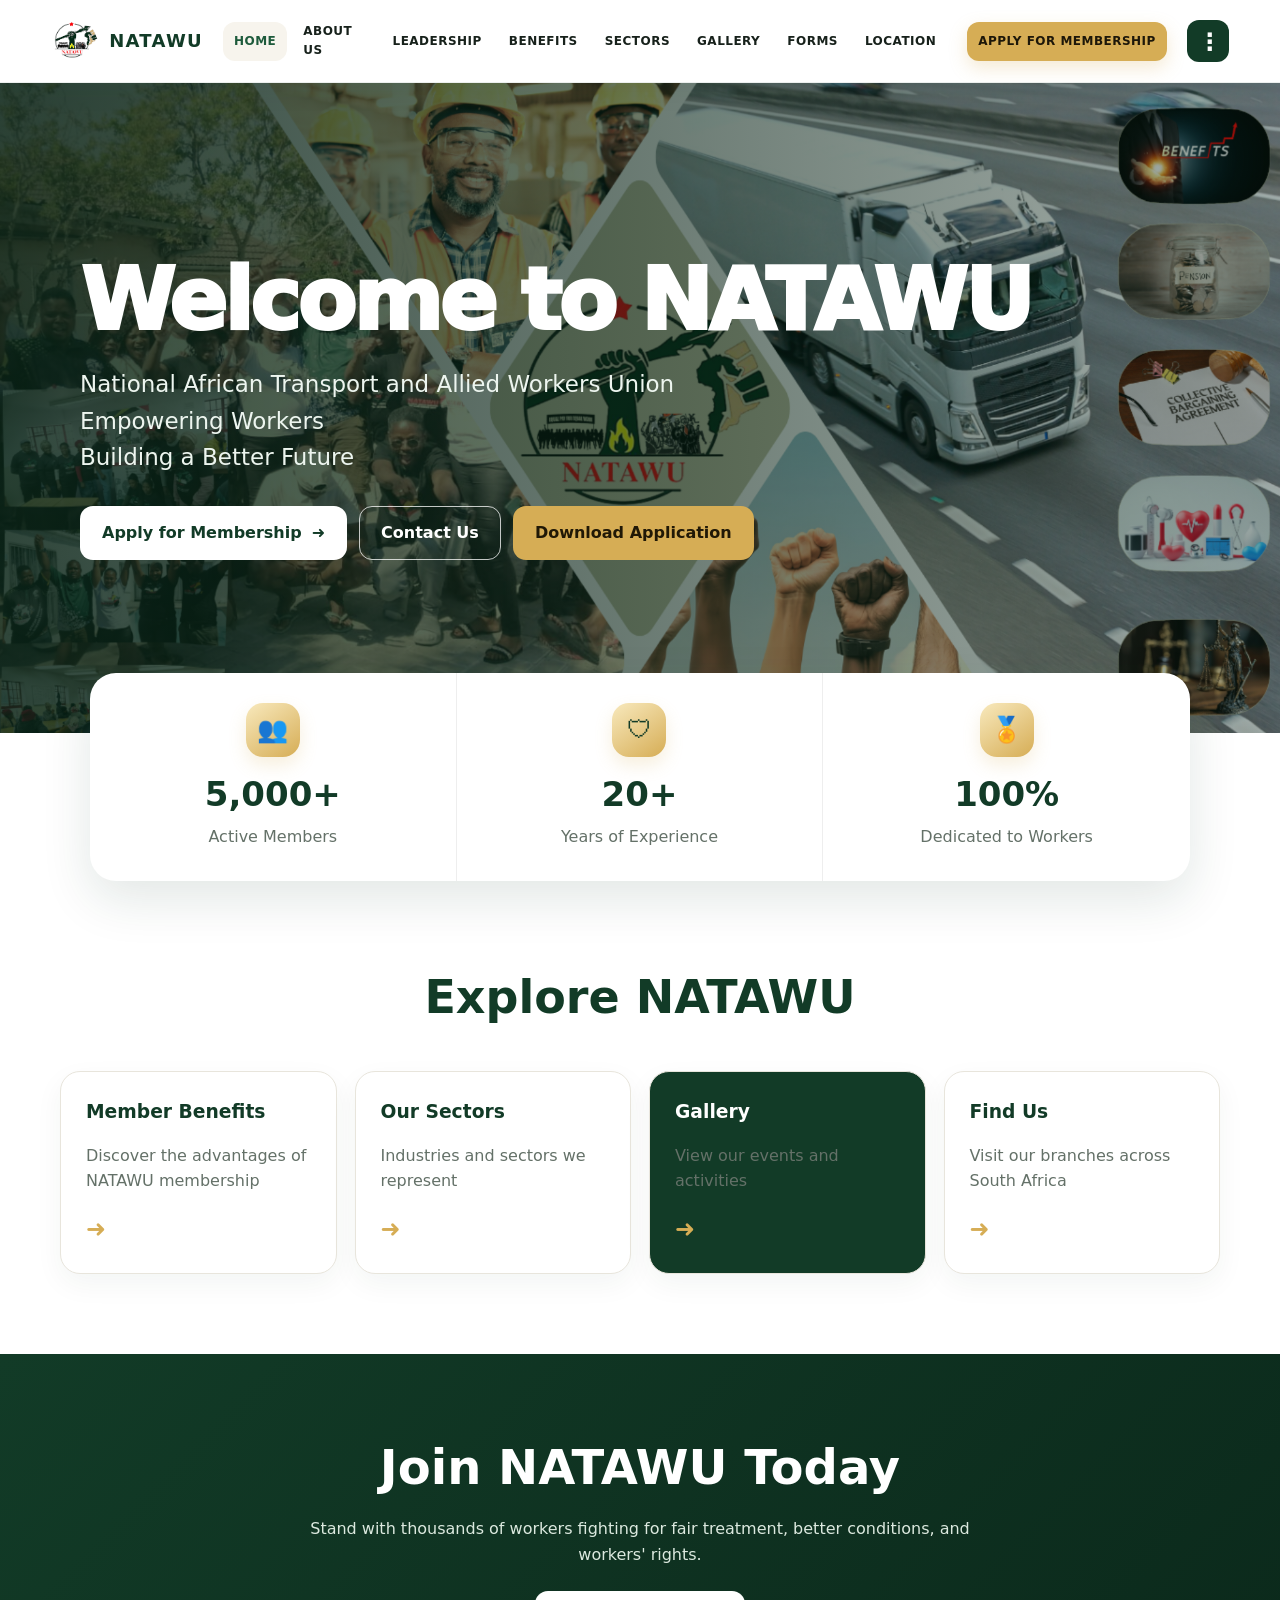
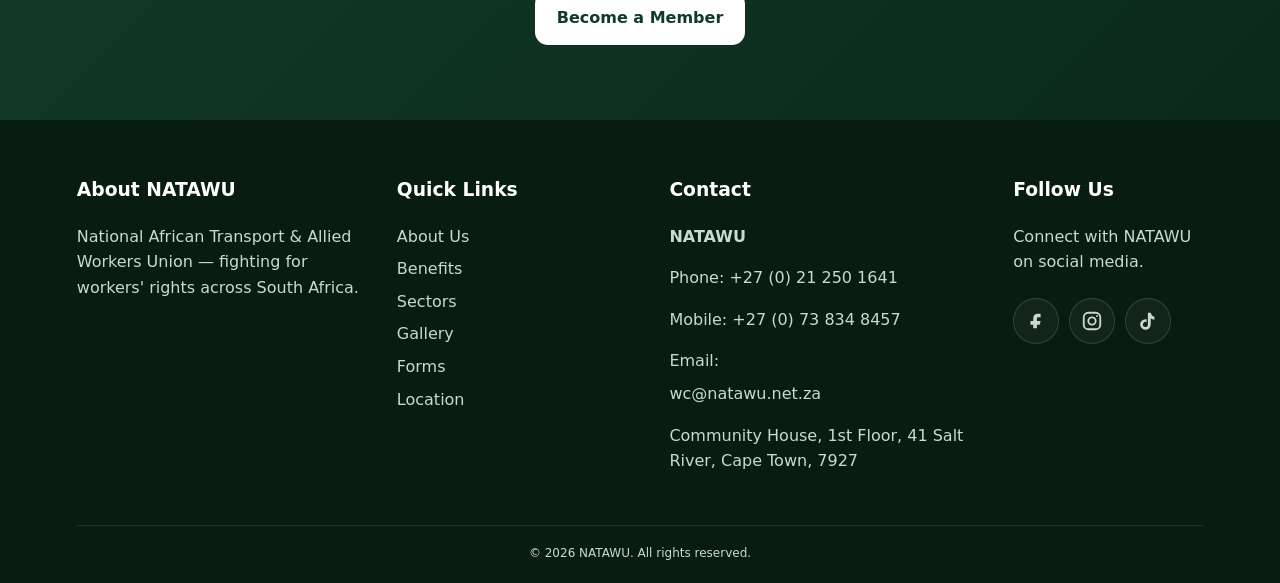
<file: index.html>
<!doctype html>
<html lang="en" data-page="home">

<head>
  <meta charset="utf-8">
  <meta name="viewport" content="width=device-width, initial-scale=1">
  <title>NATAWU | Home</title>
  <link rel="stylesheet" href="css/style.css">
</head>

<body>
  <header class="site-header">
    <a class="brand" href="index.html" aria-label="NATAWU Home"><img
        src="images/cd23197be1ec1a989d1b0f8f8c7481d8044684c5.png" alt="NATAWU logo"><span>NATAWU</span></a>
    <button class="mobile-toggle" aria-label="Open menu" aria-expanded="false">☰</button>
    <nav class="nav" aria-label="Primary navigation">
      <a href="index.html" data-page="home">HOME</a><a href="about.html" data-page="about">ABOUT US</a><a
        href="leadership.html" data-page="leadership">LEADERSHIP</a><a href="benefits.html"
        data-page="benefits">BENEFITS</a><a href="sectors.html" data-page="sectors">SECTORS</a><a href="gallery.html"
        data-page="gallery">GALLERY</a><a href="forms.html" data-page="forms">FORMS</a><a href="location.html"
        data-page="location">LOCATION</a>
    </nav>
    <a class="apply-nav" href="apply-membership.html">APPLY FOR MEMBERSHIP</a>
    <div class="more-wrap"><button class="more-btn" aria-label="More menu">⋮</button>
      <div class="more-menu"><a href="apply-membership.html">Apply for Membership</a><a href="congress.html">National
          Congress 2026</a><a href="files/MEMBERSHIP_APPLICATION_FORM.pdf" download>Download Form</a><a
          href="location.html">Contact Branch</a><a href="wc@natawu.net.za">Email NATAWU</a></div>
    </div>
  </header>
  <main>
    <section class="home-hero" style="--hero:url('images/natawu-landing.png')">
      <div class="hero-content">
        <h1>Welcome to NATAWU</h1>
        <p>National African Transport and Allied Workers Union<br>Empowering Workers <br> Building a Better Future</p>
        <div class="hero-actions"><a class="btn white" href="apply-membership.html">Apply for Membership
            <span>➜</span></a><a class="btn outline" href="location.html">Contact Us</a><a class="btn yellow"
            href="files/MEMBERSHIP_APPLICATION_FORM.pdf" download>Download Application</a></div>
      </div>
    </section>
    <section class="stats">
      <article>
        <div class="stat-icon">👥</div>
        <h2>5,000+</h2>
        <p>Active Members</p>
      </article>
      <article>
        <div class="stat-icon">🛡</div>
        <h2>20+</h2>
        <p>Years of Experience</p>
      </article>
      <article>
        <div class="stat-icon">🏅</div>
        <h2>100%</h2>
        <p>Dedicated to Workers</p>
      </article>
    </section>
    <section id="explore" class="explore">
      <h2>Explore NATAWU</h2>
      <div class="explore-grid"><a href="benefits.html">
          <h3>Member Benefits</h3>
          <p>Discover the advantages of NATAWU membership</p><span>➜</span>
        </a><a href="sectors.html">
          <h3>Our Sectors</h3>
          <p>Industries and sectors we represent</p><span>➜</span>
        </a><a class="highlight" href="gallery.html">
          <h3>Gallery</h3>
          <p>View our events and activities</p><span>➜</span>
        </a><a href="location.html">
          <h3>Find Us</h3>
          <p>Visit our branches across South Africa</p><span>➜</span>
        </a></div>
    </section>
    <section class="cta">
      <h2>Join NATAWU Today</h2>
      <p>Stand with thousands of workers fighting for fair treatment, better conditions, and workers' rights.</p><a
        class="btn white" href="forms.html">Become a Member</a>
    </section>
  </main>
  <footer class="footer">
    <div class="footer-grid">
      <div>
        <h3>About NATAWU</h3>
        <p>National African Transport & Allied Workers Union — fighting for workers' rights across South Africa.</p>
      </div>
      <div>
        <h3>Quick Links</h3><a href="about.html">About Us</a><a href="benefits.html">Benefits</a><a
          href="sectors.html">Sectors</a><a href="gallery.html">Gallery</a><a href="forms.html">Forms</a><a
          href="location.html">Location</a>
      </div>
      <div>
        <h3>Contact</h3>
        <p><strong>NATAWU</strong></p>
        <p>Phone: +27 (0) 21 250 1641</p>
        <p>Mobile: +27 (0) 73 834 8457</p>
        <p>Email: <a href="mailto:wc@natawu.net.za">wc@natawu.net.za</a></p>
        <p>Community House, 1st Floor, 41 Salt River, Cape Town, 7927</p>
      </div>
      <div>
        <h3>Follow Us</h3>
        <p>Connect with NATAWU on social media.</p>
        <div class="socials"></div>
      </div>
    </div>
    <div class="copyright">© 2026 NATAWU. All rights reserved.</div>
  </footer>
  <script src="js/main.js"></script>
</body>

</html>
</file>
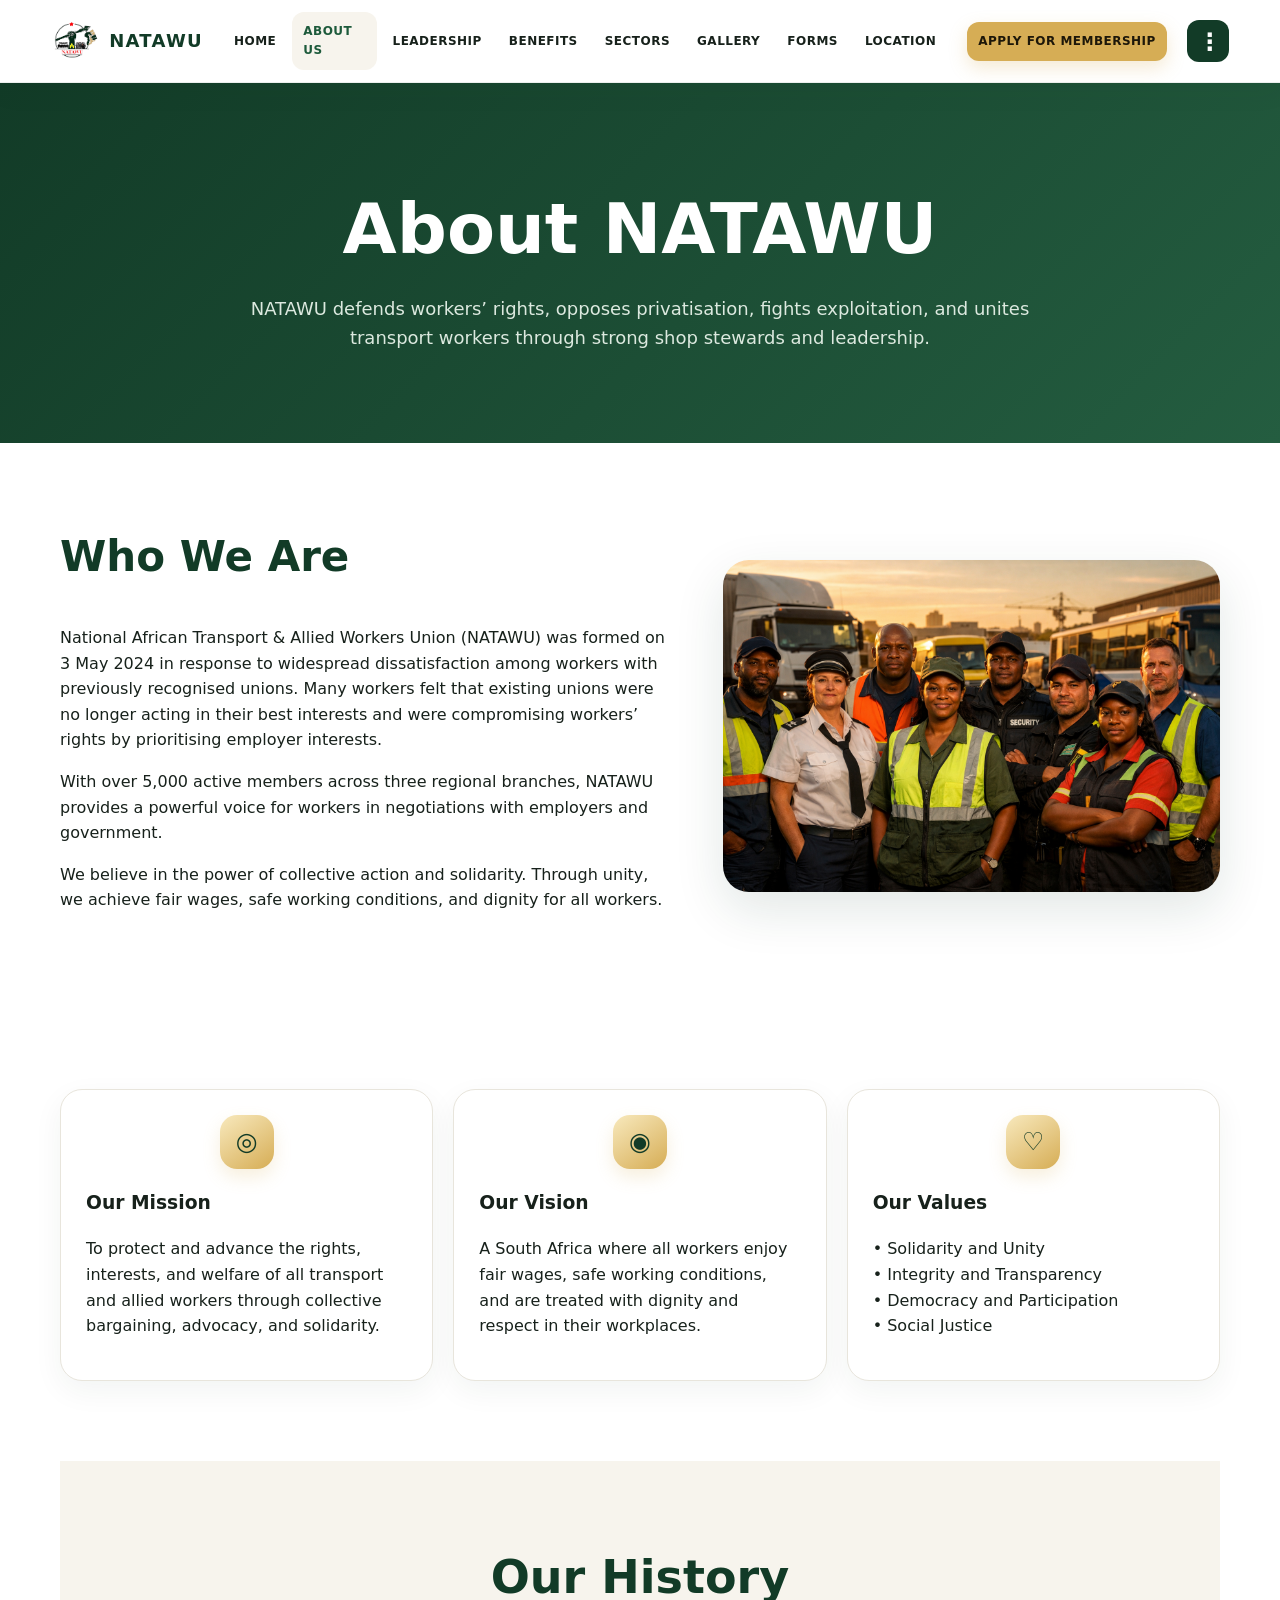
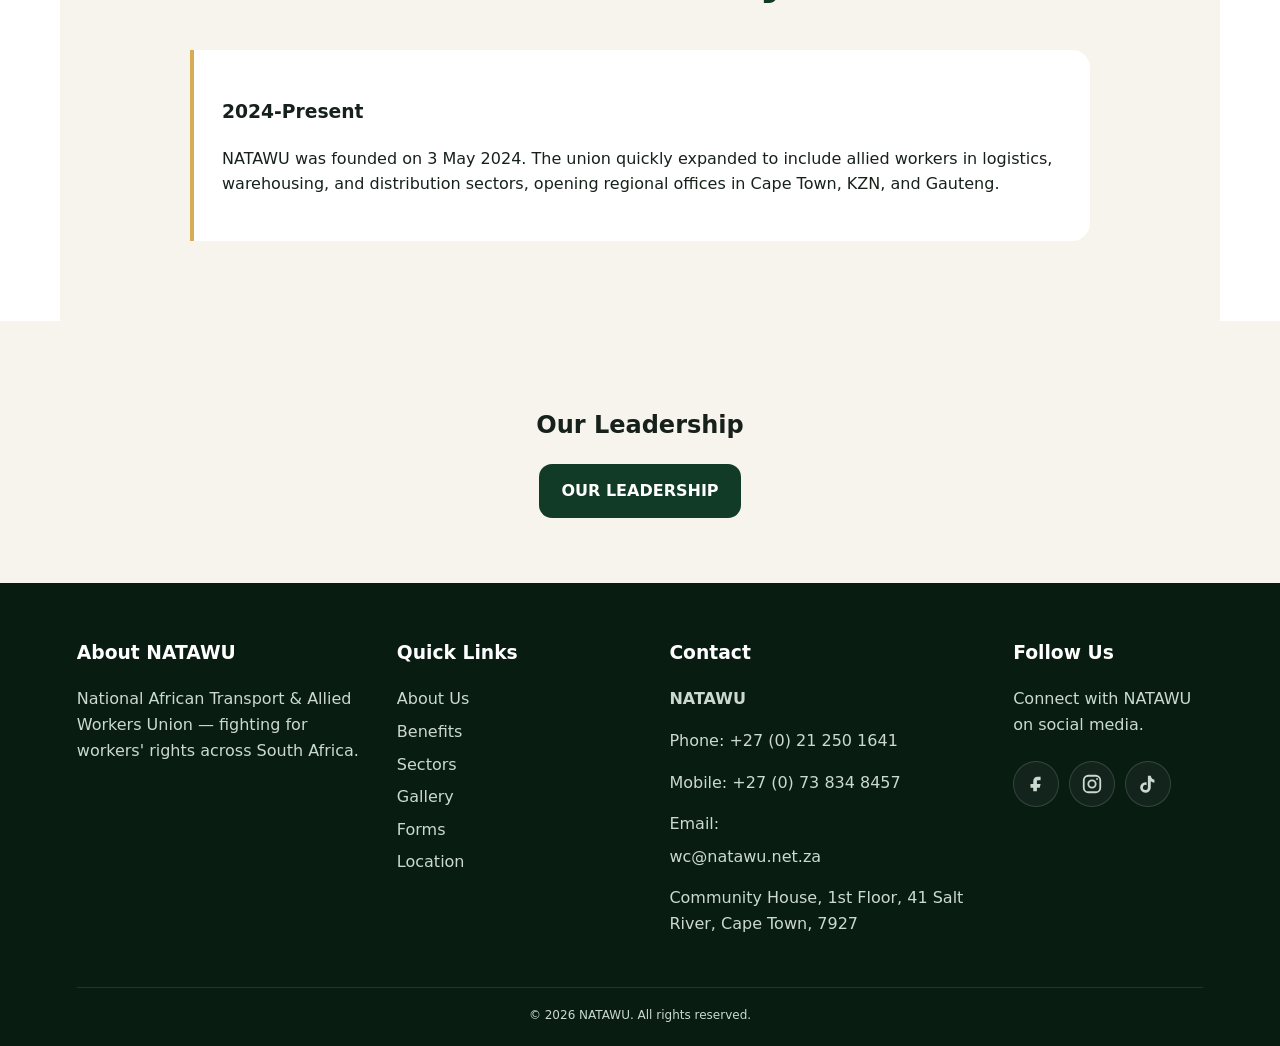
<file: about.html>
<!doctype html>
<html lang="en" data-page="about">

<head>
  <meta charset="utf-8">
  <meta name="viewport" content="width=device-width, initial-scale=1">
  <title>NATAWU | About Us</title>
  <link rel="stylesheet" href="css/style.css">
</head>

<body>
  <header class="site-header">
    <a class="brand" href="index.html" aria-label="NATAWU Home"><img
        src="images/cd23197be1ec1a989d1b0f8f8c7481d8044684c5.png" alt="NATAWU logo"><span>NATAWU</span></a>
    <button class="mobile-toggle" aria-label="Open menu" aria-expanded="false">☰</button>
    <nav class="nav" aria-label="Primary navigation">
      <a href="index.html" data-page="home">HOME</a><a href="about.html" data-page="about">ABOUT US</a><a
        href="leadership.html" data-page="leadership">LEADERSHIP</a><a href="benefits.html"
        data-page="benefits">BENEFITS</a><a href="sectors.html" data-page="sectors">SECTORS</a><a href="gallery.html"
        data-page="gallery">GALLERY</a><a href="forms.html" data-page="forms">FORMS</a><a href="location.html"
        data-page="location">LOCATION</a>
    </nav>
    <a class="apply-nav" href="apply-membership.html">APPLY FOR MEMBERSHIP</a>
    <div class="more-wrap"><button class="more-btn" aria-label="More menu">⋮</button>
      <div class="more-menu"><a href="apply-membership.html">Apply for Membership</a><a href="congress.html">National
          Congress 2026</a><a href="files/MEMBERSHIP_APPLICATION_FORM.pdf" download>Download Form</a><a
          href="location.html">Contact Branch</a><a href="mailto:sgift8083@gmail.com">Email NATAWU</a></div>
    </div>
  </header>
  <main>
    <section class="page-hero">
      <h1>About NATAWU</h1>
      <p>NATAWU defends workers’ rights, opposes privatisation, fights exploitation, and unites transport workers
        through strong shop stewards and leadership.</p>
    </section>
    <section class="split">
      <div>
        <h2>Who We Are</h2>
        <p>National African Transport & Allied Workers Union (NATAWU) was formed on 3 May 2024 in response to widespread
          dissatisfaction among workers with previously recognised unions. Many workers felt that existing unions were
          no longer acting in their best interests and were compromising workers’ rights by prioritising employer
          interests.</p>
        <p>With over 5,000 active members across three regional branches, NATAWU provides a powerful voice for workers
          in negotiations with employers and government.</p>
        <p>We believe in the power of collective action and solidarity. Through unity, we achieve fair wages, safe
          working conditions, and dignity for all workers.</p>
      </div><img src="images/workers .png" alt="Unity in diversity">
    </section>
    <section class="info-cards">
      <article>
        <div class="soft-icon">◎</div>
        <h3>Our Mission</h3>
        <p>To protect and advance the rights, interests, and welfare of all transport and allied workers through
          collective bargaining, advocacy, and solidarity.</p>
      </article>
      <article>
        <div class="soft-icon">◉</div>
        <h3>Our Vision</h3>
        <p>A South Africa where all workers enjoy fair wages, safe working conditions, and are treated with dignity and
          respect in their workplaces.</p>
      </article>
      <article>
        <div class="soft-icon">♡</div>
        <h3>Our Values</h3>
        <p>• Solidarity and Unity<br>• Integrity and Transparency<br>• Democracy and Participation<br>• Social Justice
        </p>
      </article>
    </section>
    <section class="history">
      <h2>Our History</h2>
      <div class="timeline">
        <h3>2024-Present</h3>
        <p>NATAWU was founded on 3 May 2024. The union quickly expanded to include allied workers in logistics,
          warehousing, and distribution sectors, opening regional offices in Cape Town, KZN, and Gauteng.</p>
      </div>
    </section>
    <section class="center-band">
      <h2>Our Leadership</h2><a href="leadership.html" class="btn green">OUR LEADERSHIP</a>
    </section>
  </main>
  <footer class="footer">
    <div class="footer-grid">
      <div>
        <h3>About NATAWU</h3>
        <p>National African Transport & Allied Workers Union — fighting for workers' rights across South Africa.</p>
      </div>
      <div>
        <h3>Quick Links</h3><a href="about.html">About Us</a><a href="benefits.html">Benefits</a><a
          href="sectors.html">Sectors</a><a href="gallery.html">Gallery</a><a href="forms.html">Forms</a><a
          href="location.html">Location</a>
      </div>
      <div>
        <h3>Contact</h3>
        <p><strong>NATAWU</strong></p>
        <p>Phone: +27 (0) 21 250 1641</p>
        <p>Mobile: +27 (0) 73 834 8457</p>
        <p>Email: <a href="mailto:sgift8083@gmail.com">wc@natawu.net.za</a></p>
        <p>Community House, 1st Floor, 41 Salt River, Cape Town, 7927</p>
      </div>
      <div>
        <h3>Follow Us</h3>
        <p>Connect with NATAWU on social media.</p>
        <div class="socials"></div>
      </div>
    </div>
    <div class="copyright">© 2026 NATAWU. All rights reserved.</div>
  </footer>
  <script src="js/main.js"></script>
</body>

</html>
</file>
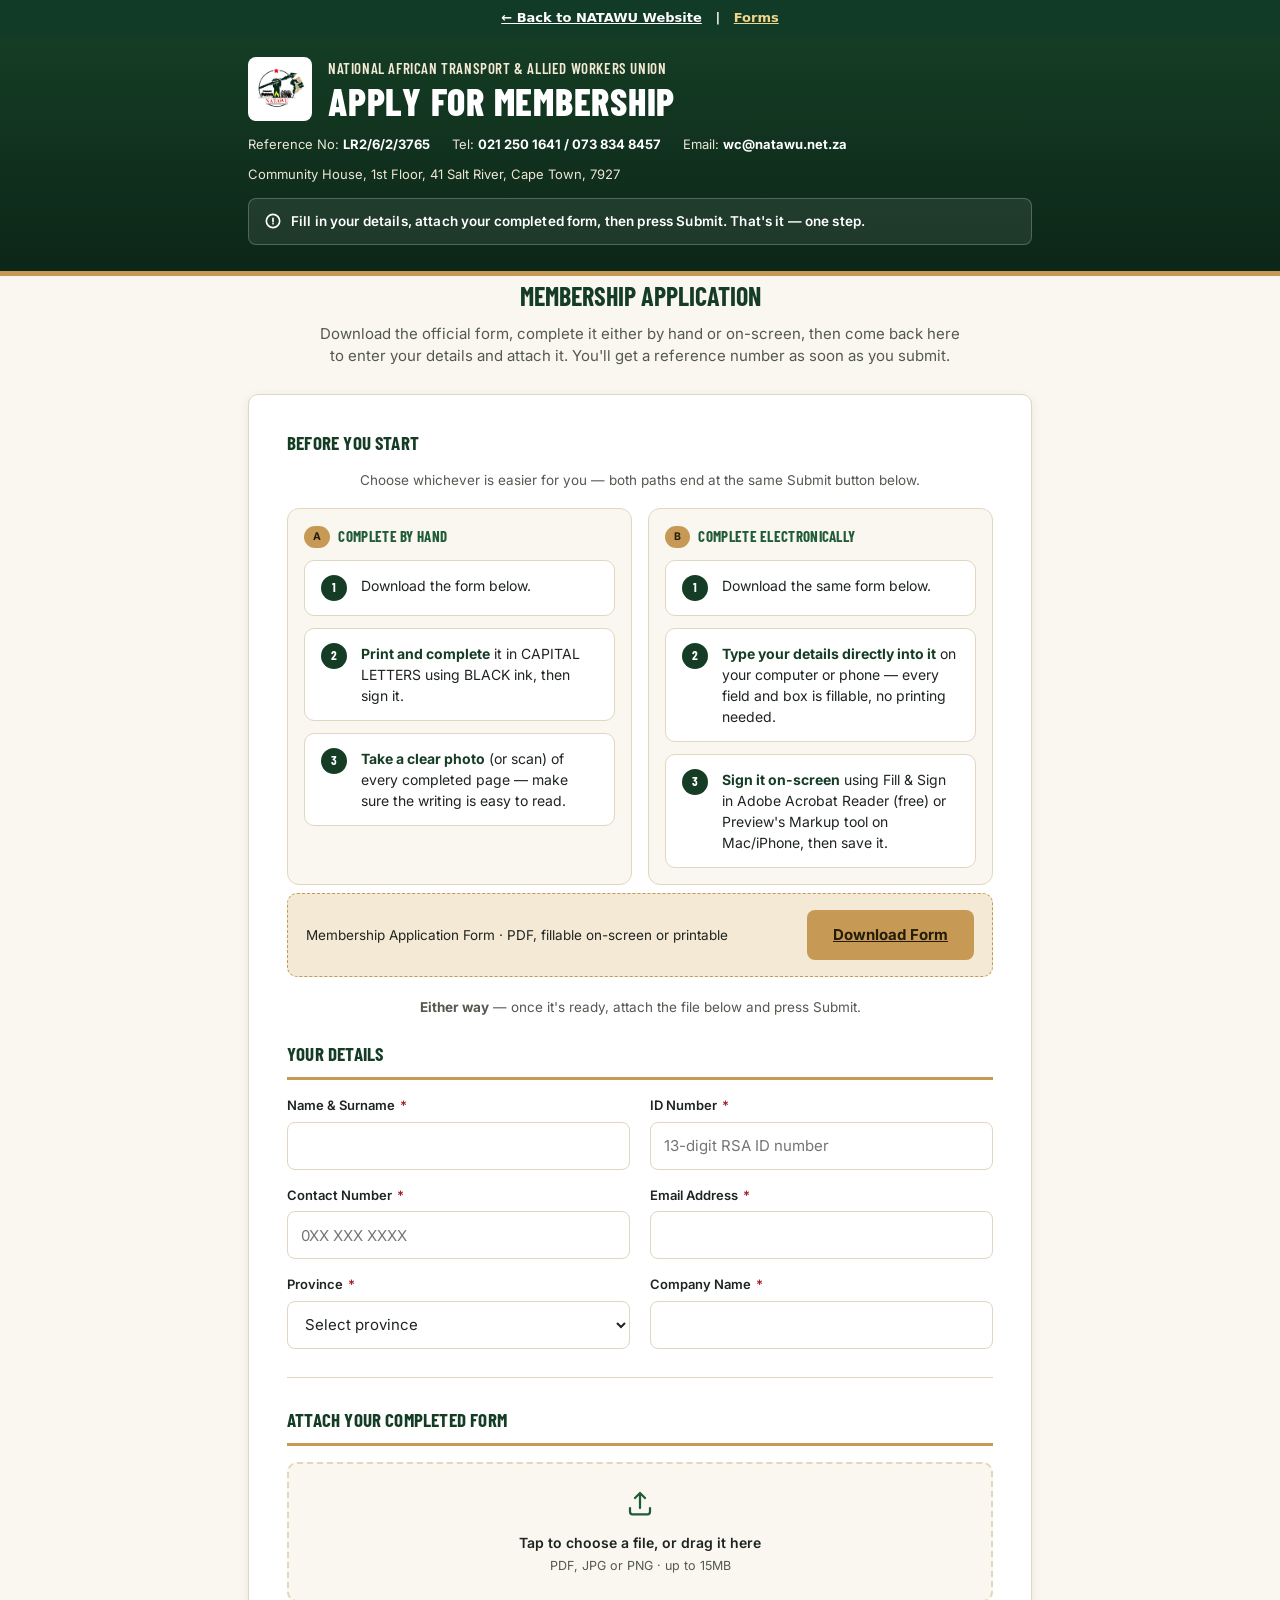
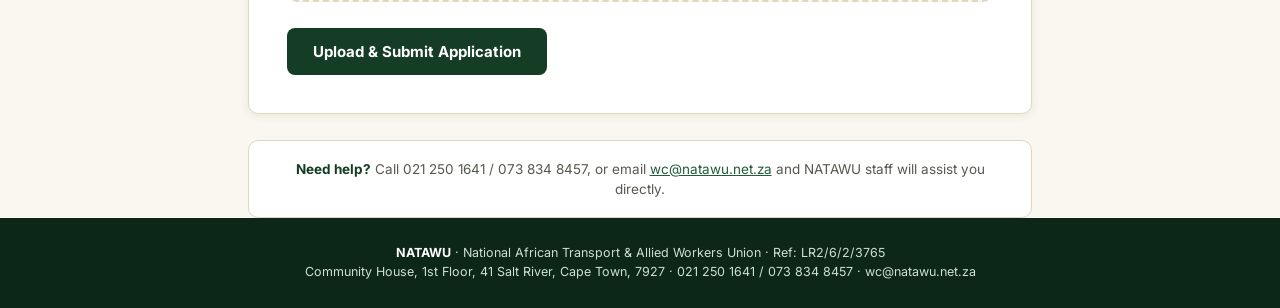
<file: apply-membership.html>
<!DOCTYPE html>
<html lang="en">

<head>
  <meta charset="UTF-8">
  <meta name="viewport" content="width=device-width, initial-scale=1.0">
  <title>NATAWU | Apply for Membership</title>
  <link rel="preconnect" href="https://fonts.googleapis.com">
  <link rel="preconnect" href="https://fonts.gstatic.com" crossorigin>
  <link
    href="https://fonts.googleapis.com/css2?family=Barlow+Condensed:wght@500;600;700;800&family=Inter:wght@400;500;600;700&display=swap"
    rel="stylesheet">
  <style>
    :root {
      --green: #153D25;
      --green-dark: #0C2617;
      --green-mid: #1F5C37;
      --red: #A31E27;
      --tan: #C69A54;
      --tan-light: #F4E9D4;
      --paper: #FAF7F0;
      --card: #FFFFFF;
      --ink: #1E2420;
      --ink-soft: #54594F;
      --border: #E1D6BE;
      --danger: #B3261E;
      --danger-bg: #FBEAE9;
      --success: #1D6B3B;
      --success-bg: #E8F3EC;
      --radius: 10px;
      --shadow: 0 2px 10px rgba(21, 61, 37, 0.08);
      --font-display: 'Barlow Condensed', sans-serif;
      --font-body: 'Inter', sans-serif;
    }

    * {
      box-sizing: border-box;
    }

    html,
    body {
      margin: 0;
      padding: 0;
    }

    body {
      font-family: var(--font-body);
      background: var(--paper);
      color: var(--ink);
      line-height: 1.5;
      -webkit-font-smoothing: antialiased;
    }

    img {
      max-width: 100%;
      display: block;
    }

    a {
      color: var(--green-mid);
    }

    .wrap {
      max-width: 820px;
      margin: 0 auto;
      padding: 0 18px;
    }

    /* ===== HEADER ===== */
    .site-header {
      background: linear-gradient(180deg, var(--green) 0%, var(--green-dark) 100%);
      color: #fff;
      padding: 22px 0 26px;
      border-bottom: 5px solid var(--tan);
    }

    .header-top {
      display: flex;
      align-items: center;
      gap: 16px;
      flex-wrap: wrap;
    }

    .header-top .logo {
      height: 64px;
      width: 64px;
      object-fit: contain;
      background: #fff;
      border-radius: 8px;
      padding: 6px;
      flex-shrink: 0;
    }

    .header-titles {
      flex: 1;
      min-width: 200px;
    }

    .header-titles .union-name {
      font-family: var(--font-display);
      font-weight: 600;
      font-size: 15px;
      letter-spacing: .04em;
      text-transform: uppercase;
      color: var(--tan-light);
      margin: 0 0 2px;
    }

    .header-titles h1 {
      font-family: var(--font-display);
      font-weight: 800;
      font-size: clamp(26px, 5vw, 38px);
      letter-spacing: .02em;
      margin: 0;
      text-transform: uppercase;
      line-height: 1.05;
    }

    .header-meta {
      margin-top: 14px;
      display: flex;
      flex-wrap: wrap;
      gap: 10px 22px;
      font-size: 13px;
      color: #EDE6D6;
    }

    .header-meta strong {
      color: #fff;
    }

    .header-instruction {
      margin-top: 14px;
      background: rgba(255, 255, 255, 0.08);
      border: 1px solid rgba(255, 255, 255, 0.22);
      border-radius: 8px;
      padding: 12px 16px;
      font-size: 13.5px;
      font-weight: 600;
      letter-spacing: .01em;
      color: #fff;
      display: flex;
      gap: 10px;
      align-items: flex-start;
      line-height: 1.5;
    }

    .header-instruction svg {
      flex-shrink: 0;
      margin-top: 2px;
    }

    main {
      padding: 30px 0 60px;
    }

    .intro {
      text-align: center;
      margin: 0 0 26px;
    }

    .intro h2 {
      font-family: var(--font-display);
      font-weight: 700;
      font-size: 26px;
      text-transform: uppercase;
      color: var(--green);
      margin: 0 0 8px;
    }

    .intro p {
      color: var(--ink-soft);
      font-size: 15px;
      max-width: 640px;
      margin: 0 auto;
    }

    /* ===== Card ===== */
    .form-card {
      background: var(--card);
      border: 1px solid var(--border);
      border-radius: var(--radius);
      box-shadow: var(--shadow);
      padding: 26px 22px 30px;
      margin-bottom: 26px;
    }

    @media (min-width:640px) {
      .form-card {
        padding: 34px 38px 38px;
      }
    }

    /* ===== Steps list ===== */
    .steps-list {
      list-style: none;
      margin: 0 0 24px;
      padding: 0;
      display: grid;
      gap: 12px;
    }

    .steps-list li {
      display: flex;
      gap: 14px;
      align-items: flex-start;
      background: var(--paper);
      border: 1.5px solid var(--border);
      border-radius: 10px;
      padding: 14px 16px;
      font-size: 14px;
      color: var(--ink);
    }

    .steps-list .num {
      flex-shrink: 0;
      width: 26px;
      height: 26px;
      border-radius: 50%;
      background: var(--green);
      color: #fff;
      font-family: var(--font-display);
      font-weight: 700;
      font-size: 13px;
      display: flex;
      align-items: center;
      justify-content: center;
    }

    .steps-list b {
      color: var(--green);
    }

    /* ===== Two-option layout (hand vs electronic) ===== */
    .option-grid {
      display: grid;
      grid-template-columns: 1fr;
      gap: 16px;
      margin-bottom: 8px;
    }

    @media (min-width:640px) {
      .option-grid {
        grid-template-columns: 1fr 1fr;
      }
    }

    .option-col {
      background: var(--paper);
      border: 1.5px solid var(--border);
      border-radius: 12px;
      padding: 16px 16px 4px;
    }

    .option-col .steps-list {
      margin-bottom: 12px;
    }

    .option-col .steps-list li {
      background: #fff;
    }

    .option-title {
      font-family: var(--font-display);
      font-weight: 700;
      font-size: 15px;
      text-transform: uppercase;
      letter-spacing: .02em;
      color: var(--green-mid);
      margin: 0 0 12px;
      display: flex;
      align-items: center;
      gap: 8px;
    }

    .option-title .tag {
      font-family: var(--font-body);
      font-size: 10.5px;
      font-weight: 700;
      letter-spacing: .04em;
      background: var(--tan);
      color: #241B08;
      border-radius: 99px;
      padding: 3px 9px;
    }

    .option-note {
      text-align: center;
      font-size: 13.5px;
      color: var(--ink-soft);
      margin: 4px 0 22px;
    }

    .download-row {
      display: flex;
      align-items: center;
      gap: 14px;
      flex-wrap: wrap;
      background: var(--tan-light);
      border: 1.5px dashed var(--tan);
      border-radius: 10px;
      padding: 16px 18px;
      margin: 0 0 20px;
    }

    .download-row p {
      margin: 0;
      font-size: 13.5px;
      color: var(--ink);
      flex: 1;
      min-width: 180px;
    }

    .section-label {
      font-family: var(--font-display);
      font-weight: 700;
      font-size: 19px;
      text-transform: uppercase;
      letter-spacing: .01em;
      margin: 0 0 16px;
      color: var(--green);
      border-bottom: 3px solid var(--tan);
      padding-bottom: 9px;
    }

    /* ===== Fields ===== */
    .field-grid {
      display: grid;
      grid-template-columns: 1fr;
      gap: 16px 20px;
    }

    @media (min-width:600px) {
      .field-grid {
        grid-template-columns: 1fr 1fr;
      }

      .field-grid .span-2 {
        grid-column: 1 / -1;
      }
    }

    .field {
      display: flex;
      flex-direction: column;
      gap: 6px;
    }

    .field label {
      font-size: 13px;
      font-weight: 600;
      color: var(--ink);
    }

    .field label .req {
      color: var(--red);
      margin-left: 2px;
    }

    .field label .hint {
      font-weight: 500;
      color: var(--ink-soft);
      font-size: 12px;
    }

    .field input[type=text],
    .field input[type=tel],
    .field input[type=email],
    .field select {
      font-family: var(--font-body);
      font-size: 15px;
      padding: 12px 13px;
      min-height: 48px;
      border: 1.5px solid var(--border);
      border-radius: 8px;
      background: #fff;
      color: var(--ink);
      width: 100%;
      transition: border-color .15s, box-shadow .15s;
    }

    .field input:focus,
    .field select:focus {
      outline: none;
      border-color: var(--green-mid);
      box-shadow: 0 0 0 3px rgba(31, 92, 55, 0.15);
    }

    .field input.invalid,
    .field select.invalid {
      border-color: var(--danger);
      background: var(--danger-bg);
    }

    .field .error-msg {
      display: none;
      font-size: 12px;
      color: var(--danger);
      font-weight: 600;
    }

    .field.has-error .error-msg {
      display: block;
    }

    .divider {
      height: 1px;
      background: var(--border);
      margin: 28px 0;
    }

    /* ===== File upload dropzone ===== */
    .dropzone {
      border: 2px dashed var(--border);
      border-radius: 10px;
      padding: 24px 18px;
      text-align: center;
      background: var(--paper);
      cursor: pointer;
      transition: border-color .15s, background .15s;
    }

    .dropzone:hover,
    .dropzone.drag {
      border-color: var(--green-mid);
      background: var(--tan-light);
    }

    .dropzone input[type=file] {
      display: none;
    }

    .dropzone .dz-icon {
      margin: 0 auto 8px;
      color: var(--green-mid);
    }

    .dropzone .dz-text {
      font-size: 14px;
      font-weight: 600;
      color: var(--ink);
    }

    .dropzone .dz-hint {
      font-size: 12.5px;
      color: var(--ink-soft);
      margin-top: 4px;
    }

    .file-chosen {
      display: none;
      align-items: center;
      justify-content: space-between;
      gap: 10px;
      margin-top: 12px;
      background: #fff;
      border: 1.5px solid var(--border);
      border-radius: 8px;
      padding: 10px 14px;
      font-size: 13.5px;
    }

    .file-chosen.show {
      display: flex;
    }

    .file-chosen .name {
      font-weight: 700;
      color: var(--ink);
      word-break: break-all;
    }

    .file-chosen .size {
      color: var(--ink-soft);
      font-size: 12px;
    }

    .file-chosen button {
      background: none;
      border: none;
      color: var(--red);
      font-weight: 700;
      cursor: pointer;
      font-size: 12.5px;
      text-decoration: underline;
      flex-shrink: 0;
    }

    /* ===== Buttons ===== */
    .btn {
      font-family: var(--font-body);
      font-weight: 700;
      font-size: 15px;
      padding: 14px 26px;
      border-radius: 8px;
      border: none;
      cursor: pointer;
      transition: all .15s;
      display: inline-flex;
      align-items: center;
      justify-content: center;
      gap: 8px;
      width: 100%;
    }

    @media (min-width:480px) {
      .btn {
        width: auto;
      }
    }

    .btn-primary {
      background: var(--green);
      color: #fff;
    }

    .btn-primary:hover {
      background: var(--green-mid);
    }

    .btn-primary:disabled {
      background: #9AA79E;
      cursor: not-allowed;
    }

    .btn-gold {
      background: var(--tan);
      color: #241B08;
    }

    .btn-gold:hover {
      background: #D6B26C;
    }

    .form-actions {
      margin-top: 26px;
    }

    /* ===== Banners ===== */
    .error-banner {
      display: none;
      background: var(--danger-bg);
      border: 1.5px solid var(--danger);
      color: var(--danger);
      padding: 14px 16px;
      border-radius: 8px;
      font-size: 14px;
      font-weight: 600;
      margin-bottom: 20px;
    }

    .error-banner.show {
      display: block;
    }

    /* ===== Confirmation ===== */
    .confirmation {
      display: none;
      text-align: center;
      padding: 6px 0 4px;
    }

    .confirmation.show {
      display: block;
    }

    .confirmation .icon {
      width: 60px;
      height: 60px;
      border-radius: 50%;
      background: var(--success-bg);
      color: var(--success);
      display: flex;
      align-items: center;
      justify-content: center;
      margin: 0 auto 14px;
    }

    .confirmation h4 {
      font-family: var(--font-display);
      font-size: 22px;
      text-transform: uppercase;
      color: var(--green);
      margin: 0 0 8px;
    }

    .confirmation p {
      color: var(--ink-soft);
      font-size: 14.5px;
      max-width: 460px;
      margin: 0 auto 16px;
    }

    .ref-box {
      display: inline-block;
      background: var(--tan-light);
      border: 1.5px dashed var(--tan);
      border-radius: 8px;
      padding: 12px 24px;
      font-family: var(--font-display);
      font-size: 20px;
      font-weight: 700;
      letter-spacing: .03em;
      color: var(--green);
      margin: 2px 0 18px;
    }

    .confirmation .btn-ghost {
      background: none;
      border: 1.5px solid var(--border);
      color: var(--ink);
      font-weight: 600;
      padding: 10px 18px;
      border-radius: 8px;
      cursor: pointer;
      font-size: 13.5px;
    }

    .confirmation .btn-ghost:hover {
      border-color: var(--green-mid);
      color: var(--green-mid);
    }

    .form-body.hide {
      display: none;
    }

    .help-note {
      text-align: center;
      font-size: 13.5px;
      color: var(--ink-soft);
      margin-top: 6px;
      background: var(--card);
      border: 1px solid var(--border);
      border-radius: var(--radius);
      padding: 18px 20px;
    }

    .help-note strong {
      color: var(--green);
    }

    footer.site-footer {
      background: var(--green-dark);
      color: #CFE0D3;
      padding: 26px 0;
      font-size: 12.5px;
      text-align: center;
    }

    footer.site-footer strong {
      color: #fff;
    }
  </style>
</head>

<body>
  <div style="background:#123b27;color:#fff;padding:10px 16px;text-align:center;font:700 13px system-ui"><a
      href="index.html" style="color:#fff">&larr; Back to NATAWU Website</a> &nbsp; | &nbsp; <a href="forms.html"
      style="color:#f0d58b">Forms</a></div>

  <header class="site-header">
    <div class="wrap">
      <div class="header-top">
        <img class="logo" src="images/cd23197be1ec1a989d1b0f8f8c7481d8044684c5.png" alt="NATAWU logo"
          onerror="this.style.display='none'">
        <div class="header-titles">
          <p class="union-name">National African Transport &amp; Allied Workers Union</p>
          <h1>Apply for Membership</h1>
        </div>
      </div>
      <div class="header-meta">
        <span>Reference No: <strong>LR2/6/2/3765</strong></span>
        <span>Tel: <strong>021 250 1641 / 073 834 8457</strong></span>
        <span>Email: <strong>wc@natawu.net.za</strong></span>
        <span>Community House, 1st Floor, 41 Salt River, Cape Town, 7927</span>
      </div>
      <div class="header-instruction">
        <svg width="16" height="16" viewBox="0 0 24 24" fill="none" stroke="currentColor" stroke-width="2.5">
          <path d="M12 8v5M12 16h.01" stroke-linecap="round" />
          <circle cx="12" cy="12" r="10" />
        </svg>
        <span>Fill in your details, attach your completed form, then press Submit. That's it — one step.</span>
      </div>
    </div>
  </header>

  <main class="wrap">
    <div class="intro">
      <h2>Membership Application</h2>
      <p>Download the official form, complete it either by hand or on-screen, then come back here to enter your details and attach it. You'll get a reference number as soon as you submit.</p>
    </div>

    <section class="form-card" id="applicationCard">
      <p class="section-label" style="border-bottom:none;margin-bottom:4px;">Before You Start</p>
      <p class="option-note" style="margin-top:0;margin-bottom:18px;">Choose whichever is easier for you — both paths end at the same Submit button below.</p>

      <div class="option-grid">
        <div class="option-col">
          <p class="option-title"><span class="tag">A</span> Complete by Hand</p>
          <ol class="steps-list">
            <li><span class="num">1</span><span>Download the form below.</span></li>
            <li><span class="num">2</span><span><b>Print and complete</b> it in CAPITAL LETTERS using BLACK ink, then sign it.</span></li>
            <li><span class="num">3</span><span><b>Take a clear photo</b> (or scan) of every completed page — make sure the writing is easy to read.</span></li>
          </ol>
        </div>
        <div class="option-col">
          <p class="option-title"><span class="tag">B</span> Complete Electronically</p>
          <ol class="steps-list">
            <li><span class="num">1</span><span>Download the same form below.</span></li>
            <li><span class="num">2</span><span><b>Type your details directly into it</b> on your computer or phone — every field and box is fillable, no printing needed.</span></li>
            <li><span class="num">3</span><span><b>Sign it on-screen</b> using Fill &amp; Sign in Adobe Acrobat Reader (free) or Preview's Markup tool on Mac/iPhone, then save it.</span></li>
          </ol>
        </div>
      </div>

      <div class="download-row">
        <p>Membership Application Form &middot; PDF, fillable on-screen or printable</p>
        <a class="btn btn-gold" href="files/MEMBERSHIP_APPLICATION_FORM.pdf" download>Download Form</a>
      </div>

      <p class="option-note"><b>Either way</b> — once it's ready, attach the file below and press Submit.</p>

      <div class="error-banner" id="appError" role="alert"></div>

      <form id="applicationForm" class="form-body" novalidate autocomplete="off">
        <div style="position:absolute;left:-9999px;opacity:0;height:0;overflow:hidden;" aria-hidden="true">
          <label for="app_hp">Leave this field blank</label>
          <input type="text" id="app_hp" name="app_hp" tabindex="-1" autocomplete="off">
        </div>

        <p class="section-label">Your Details</p>
        <div class="field-grid">
          <div class="field">
            <label for="a_name">Name &amp; Surname <span class="req">*</span></label>
            <input type="text" id="a_name" name="name" required autocomplete="name">
            <span class="error-msg">Please enter your name and surname.</span>
          </div>
          <div class="field">
            <label for="a_id">ID Number <span class="req">*</span></label>
            <input type="text" id="a_id" name="idNumber" inputmode="numeric" maxlength="13"
              placeholder="13-digit RSA ID number" required>
            <span class="error-msg">Please enter a valid 13-digit ID number.</span>
          </div>

          <div class="field">
            <label for="a_contact">Contact Number <span class="req">*</span></label>
            <input type="tel" id="a_contact" name="contactNumber" placeholder="0XX XXX XXXX" required
              autocomplete="tel">
            <span class="error-msg">Please enter a valid contact number.</span>
          </div>
          <div class="field">
            <label for="a_email">Email Address <span class="req">*</span></label>
            <input type="email" id="a_email" name="email" required autocomplete="email">
            <span class="error-msg">Please enter a valid email address.</span>
          </div>

          <div class="field">
            <label for="a_province">Province <span class="req">*</span></label>
            <select id="a_province" name="province" required>
              <option value="">Select province</option>
              <option>Eastern Cape</option>
              <option>Free State</option>
              <option>Gauteng</option>
              <option>KwaZulu-Natal</option>
              <option>Limpopo</option>
              <option>Mpumalanga</option>
              <option>Northern Cape</option>
              <option>North West</option>
              <option>Western Cape</option>
            </select>
            <span class="error-msg">Please select your province.</span>
          </div>
          <div class="field">
            <label for="a_company">Company Name <span class="req">*</span></label>
            <input type="text" id="a_company" name="companyName" required>
            <span class="error-msg">Please enter your company name.</span>
          </div>
        </div>

        <div class="divider"></div>

        <p class="section-label">Attach Your Completed Form</p>
        <div class="field span-2">
          <div class="dropzone" id="dropzone" tabindex="0" role="button" aria-label="Choose a file to attach">
            <input type="file" id="a_file" name="file" accept="application/pdf,image/jpeg,image/jpg,image/png">
            <div class="dz-icon">
              <svg width="30" height="30" viewBox="0 0 24 24" fill="none" stroke="currentColor" stroke-width="1.8">
                <path d="M12 16V4M12 4l-4 4M12 4l4 4" stroke-linecap="round" stroke-linejoin="round" />
                <path d="M4 16v3a2 2 0 002 2h12a2 2 0 002-2v-3" stroke-linecap="round" stroke-linejoin="round" />
              </svg>
            </div>
            <div class="dz-text">Tap to choose a file, or drag it here</div>
            <div class="dz-hint">PDF, JPG or PNG &middot; up to 15MB</div>
          </div>
          <div class="file-chosen" id="fileChosen">
            <div>
              <div class="name" id="fileChosenName"></div>
              <div class="size" id="fileChosenSize"></div>
            </div>
            <button type="button" id="fileRemoveBtn">Remove</button>
          </div>
          <span class="error-msg" id="fileError" style="display:none;">Please attach a PDF, JPG or PNG file under
            15MB.</span>
        </div>

        <div class="form-actions">
          <button type="submit" class="btn btn-primary" id="appSubmitBtn">Upload &amp; Submit Application</button>
        </div>
      </form>

      <div class="confirmation" id="appConfirmation">
        <div class="icon"><svg width="26" height="26" viewBox="0 0 24 24" fill="none" stroke="currentColor"
            stroke-width="2.5">
            <path d="M20 6L9 17l-5-5" stroke-linecap="round" stroke-linejoin="round" />
          </svg></div>
        <h4>Application Received</h4>
        <p>Thank you. Your completed form and details have been sent to NATAWU and recorded. Please keep your reference
          number below — we've also emailed it to you.</p>
        <div class="ref-box" id="appRefNumber">&mdash;</div>
        <div><button type="button" class="btn-ghost" id="appResetBtn">Submit another application</button></div>
      </div>
    </section>

    <div class="help-note">
      <strong>Need help?</strong> Call 021 250 1641 / 073 834 8457, or email
      <a href="mailto:sgift8083@gmail.com">wc@natawu.net.za</a> and NATAWU staff will assist you directly.
    </div>
  </main>

  <footer class="site-footer">
    <div class="wrap">
      <strong>NATAWU</strong> &middot; National African Transport &amp; Allied Workers Union &middot; Ref:
      LR2/6/2/3765<br>
      Community House, 1st Floor, 41 Salt River, Cape Town, 7927 &middot; 021 250 1641 / 073 834 8457 &middot;
      wc@natawu.net.za
    </div>
  </footer>

  <script>
    (function () {
      "use strict";

      /* =====================================================================
         CONFIG
         Replace SCRIPT_URL with your deployed Google Apps Script Web App URL.
         See SETUP-GUIDE.md for full deployment instructions.
         MAX_UPLOAD_MB must match CONFIG.MAX_UPLOAD_MB in google-apps-script.gs.
         ===================================================================== */
      var CONFIG = {
        SCRIPT_URL: "https://script.google.com/macros/s/AKfycbx6ddkELnZJk-Zqj5bIKq6D-v1D-1a3X8nBUmethqg5YlOQyLK8UBs32ZGvHV9k524V/exec",
        MIN_SECONDS_BEFORE_SUBMIT: 3,   // basic bot time-trap
        MAX_UPLOAD_MB: 15               // must match CONFIG.MAX_UPLOAD_MB in google-apps-script.gs
      };

      function backendReady() {
        return CONFIG.SCRIPT_URL && CONFIG.SCRIPT_URL.indexOf("PASTE_YOUR") !== 0;
      }

      function postToBackend(payload) {
        return fetch(CONFIG.SCRIPT_URL, {
          method: "POST",
          headers: {"Content-Type": "text/plain;charset=utf-8"}, // avoids CORS preflight against Apps Script
          body: JSON.stringify(payload)
        }).then(function (res) {return res.json();});
      }

      function markInvalid(field) {
        field.classList.add("invalid");
        var wrap = field.closest(".field");
        if (wrap) wrap.classList.add("has-error");
      }
      function clearInvalid(field) {
        field.classList.remove("invalid");
        var wrap = field.closest(".field");
        if (wrap) wrap.classList.remove("has-error");
      }

      var form = document.getElementById("applicationForm");
      var errorBanner = document.getElementById("appError");
      var submitBtn = document.getElementById("appSubmitBtn");
      var confirmation = document.getElementById("appConfirmation");
      var refBox = document.getElementById("appRefNumber");
      var dropzone = document.getElementById("dropzone");
      var fileInput = document.getElementById("a_file");
      var fileChosen = document.getElementById("fileChosen");
      var fileChosenName = document.getElementById("fileChosenName");
      var fileChosenSize = document.getElementById("fileChosenSize");
      var fileError = document.getElementById("fileError");
      var loadedAt = Date.now();
      var submitting = false;
      var selectedFile = null;

      var ALLOWED_TYPES = ["application/pdf", "image/jpeg", "image/jpg", "image/png"];

      function formatSize(bytes) {
        if (bytes < 1024 * 1024) return Math.max(1, Math.round(bytes / 1024)) + " KB";
        return (bytes / (1024 * 1024)).toFixed(1) + " MB";
      }

      function setFile(file) {
        fileError.style.display = "none";
        dropzone.classList.remove("invalid");
        if (!file) {selectedFile = null; fileChosen.classList.remove("show"); return;}

        var typeOk = ALLOWED_TYPES.indexOf(file.type) !== -1 || /\.(pdf|jpe?g|png)$/i.test(file.name);
        var sizeOk = file.size <= CONFIG.MAX_UPLOAD_MB * 1024 * 1024;

        if (!typeOk || !sizeOk) {
          selectedFile = null;
          fileChosen.classList.remove("show");
          fileError.style.display = "block";
          fileError.textContent = !typeOk
            ? "Please attach a PDF, JPG or PNG file."
            : "That file is too large. Please attach a file under " + CONFIG.MAX_UPLOAD_MB + "MB.";
          return;
        }

        selectedFile = file;
        fileChosenName.textContent = file.name;
        fileChosenSize.textContent = formatSize(file.size);
        fileChosen.classList.add("show");
      }

      dropzone.addEventListener("click", function () {fileInput.click();});
      dropzone.addEventListener("keydown", function (e) {
        if (e.key === "Enter" || e.key === " ") {e.preventDefault(); fileInput.click();}
      });
      fileInput.addEventListener("change", function () {setFile(fileInput.files[0] || null);});

      ["dragenter", "dragover"].forEach(function (evt) {
        dropzone.addEventListener(evt, function (e) {e.preventDefault(); dropzone.classList.add("drag");});
      });
      ["dragleave", "drop"].forEach(function (evt) {
        dropzone.addEventListener(evt, function (e) {e.preventDefault(); dropzone.classList.remove("drag");});
      });
      dropzone.addEventListener("drop", function (e) {
        var file = e.dataTransfer.files && e.dataTransfer.files[0];
        if (file) setFile(file);
      });

      document.getElementById("fileRemoveBtn").addEventListener("click", function (e) {
        e.stopPropagation();
        fileInput.value = "";
        setFile(null);
      });

      function fileToBase64(file) {
        return new Promise(function (resolve, reject) {
          var reader = new FileReader();
          reader.onload = function () {resolve(String(reader.result).split(",")[1] || "");};
          reader.onerror = function () {reject(new Error("Could not read the selected file."));};
          reader.readAsDataURL(file);
        });
      }

      function validate() {
        var ok = true;
        var name = form.querySelector("#a_name");
        var id = form.querySelector("#a_id");
        var contact = form.querySelector("#a_contact");
        var email = form.querySelector("#a_email");
        var province = form.querySelector("#a_province");
        var company = form.querySelector("#a_company");

        [name, id, contact, email, province, company].forEach(clearInvalid);

        if (!name.value.trim()) {markInvalid(name); ok = false;}
        if (!/^[0-9]{13}$/.test(id.value.trim())) {markInvalid(id); ok = false;}
        if (!/^[0-9+\s]{9,15}$/.test(contact.value.trim())) {markInvalid(contact); ok = false;}
        if (!/^[^\s@]+@[^\s@]+\.[^\s@]+$/.test(email.value.trim())) {markInvalid(email); ok = false;}
        if (!province.value) {markInvalid(province); ok = false;}
        if (!company.value.trim()) {markInvalid(company); ok = false;}

        if (!selectedFile) {
          fileError.style.display = "block";
          fileError.textContent = "Please attach a PDF, JPG or PNG file under " + CONFIG.MAX_UPLOAD_MB + "MB.";
          ok = false;
        }

        return ok;
      }

      form.addEventListener("submit", function (e) {
        e.preventDefault();
        if (submitting) return;
        errorBanner.classList.remove("show");

        if (!validate()) {
          errorBanner.textContent = "Please correct the highlighted fields before continuing.";
          errorBanner.classList.add("show");
          return;
        }

        var honeypotFilled = document.getElementById("app_hp").value.trim().length > 0;
        var tooFast = (Date.now() - loadedAt) < (CONFIG.MIN_SECONDS_BEFORE_SUBMIT * 1000);

        if (honeypotFilled) {
          showConfirmation("N/A");
          return;
        }
        if (tooFast) {
          errorBanner.textContent = "Please take a moment to review your details before submitting.";
          errorBanner.classList.add("show");
          return;
        }
        if (!backendReady()) {
          errorBanner.textContent = "This form is not yet connected to the NATAWU backend (Google Apps Script URL missing). See SETUP-GUIDE.md.";
          errorBanner.classList.add("show");
          return;
        }

        submitting = true;
        submitBtn.disabled = true;
        submitBtn.textContent = "Submitting...";

        fileToBase64(selectedFile).then(function (base64) {
          var payload = {
            action: "application",
            name: form.querySelector("#a_name").value.trim(),
            idNumber: form.querySelector("#a_id").value.trim(),
            contactNumber: form.querySelector("#a_contact").value.trim(),
            email: form.querySelector("#a_email").value.trim(),
            province: form.querySelector("#a_province").value,
            companyName: form.querySelector("#a_company").value.trim(),
            fileName: selectedFile.name,
            fileMimeType: selectedFile.type || "application/octet-stream",
            fileBase64: base64
          };
          return postToBackend(payload);
        }).then(function (result) {
          if (result && result.success) {
            showConfirmation(result.applicationNumber || "PENDING");
          } else {
            throw new Error((result && result.message) || "Submission failed.");
          }
        }).catch(function (err) {
          submitting = false;
          submitBtn.disabled = false;
          submitBtn.textContent = "Upload & Submit Application";
          errorBanner.textContent = "We could not submit your application (" + err.message + "). Please check your connection and try again.";
          errorBanner.classList.add("show");
          errorBanner.scrollIntoView({behavior: "smooth", block: "center"});
        });
      });

      function showConfirmation(ref) {
        form.classList.add("hide");
        refBox.textContent = ref;
        confirmation.classList.add("show");
        confirmation.scrollIntoView({behavior: "smooth", block: "center"});
      }

      document.getElementById("appResetBtn").addEventListener("click", function () {
        form.reset();
        setFile(null);
        form.classList.remove("hide");
        confirmation.classList.remove("show");
        submitting = false;
        loadedAt = Date.now();
        submitBtn.disabled = false;
        submitBtn.textContent = "Upload & Submit Application";
        form.scrollIntoView({behavior: "smooth", block: "start"});
      });
    })();
  </script>
</body>

</html>
</file>
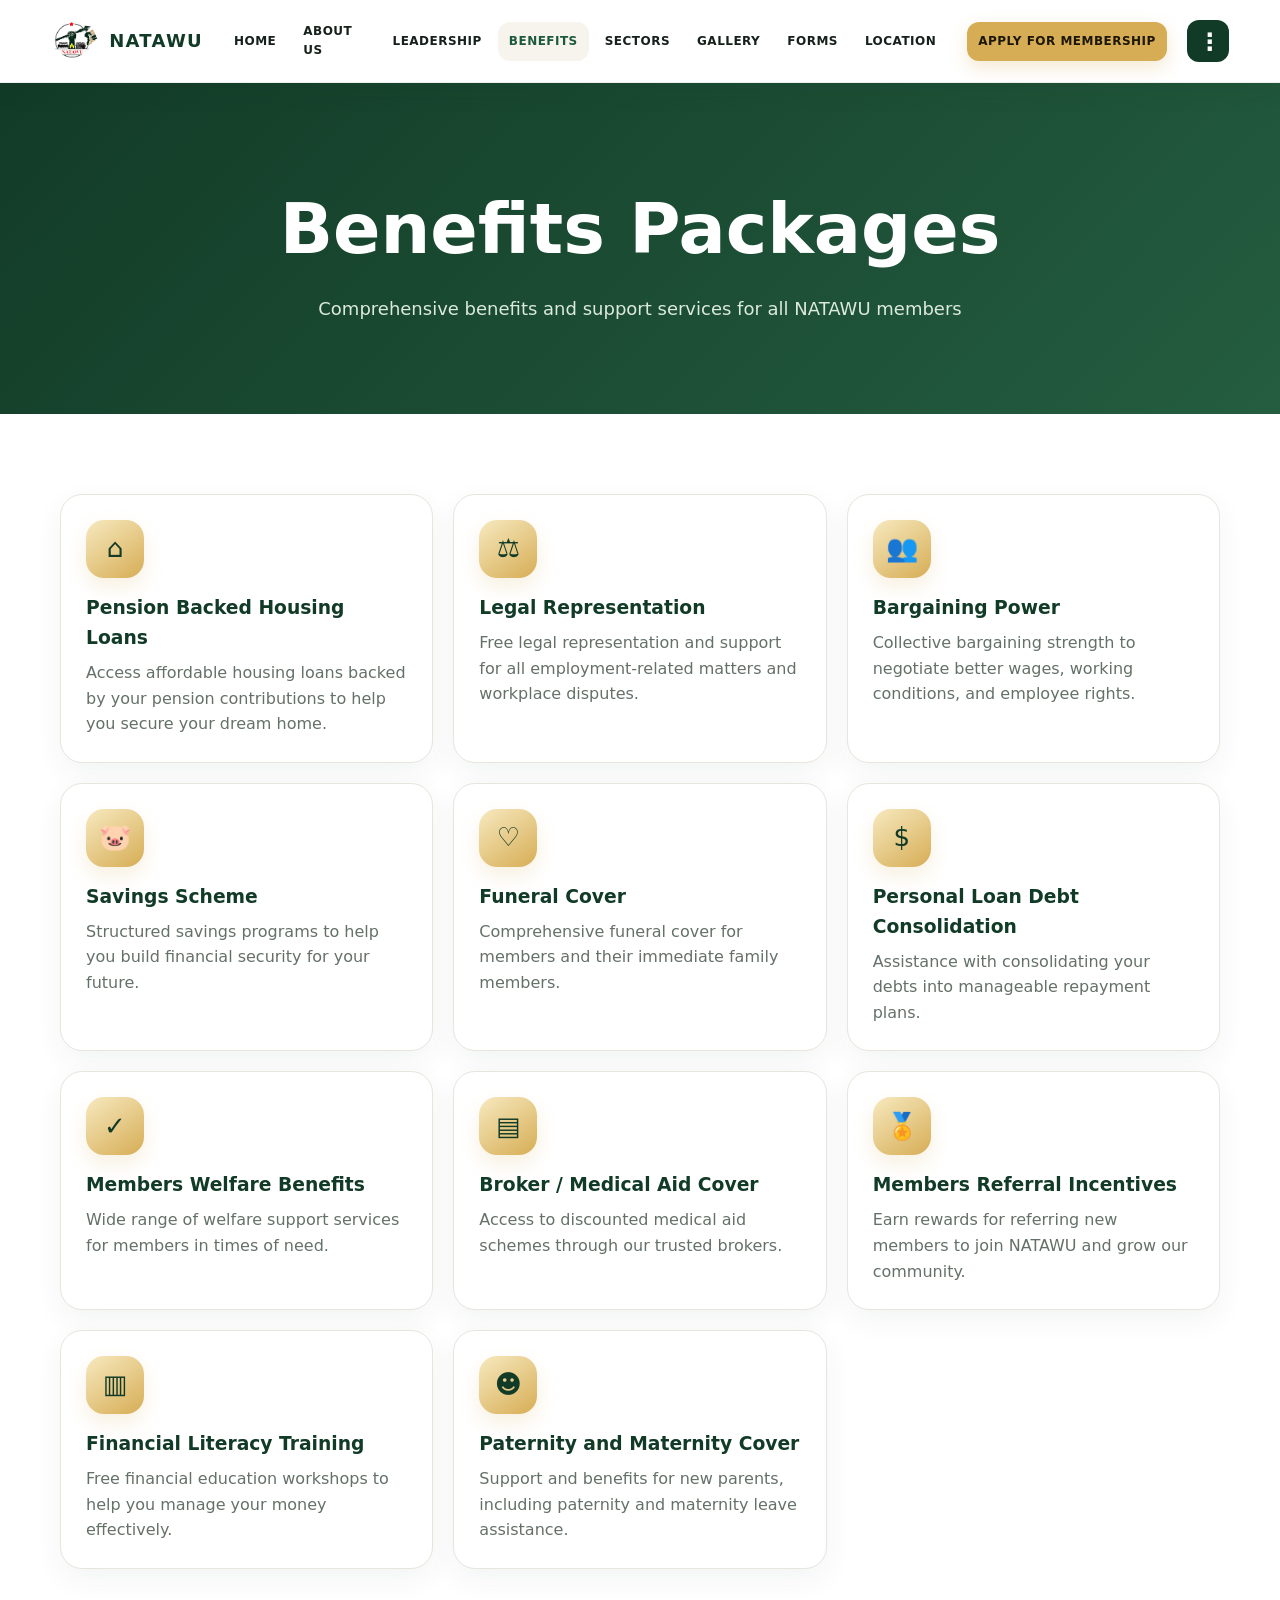
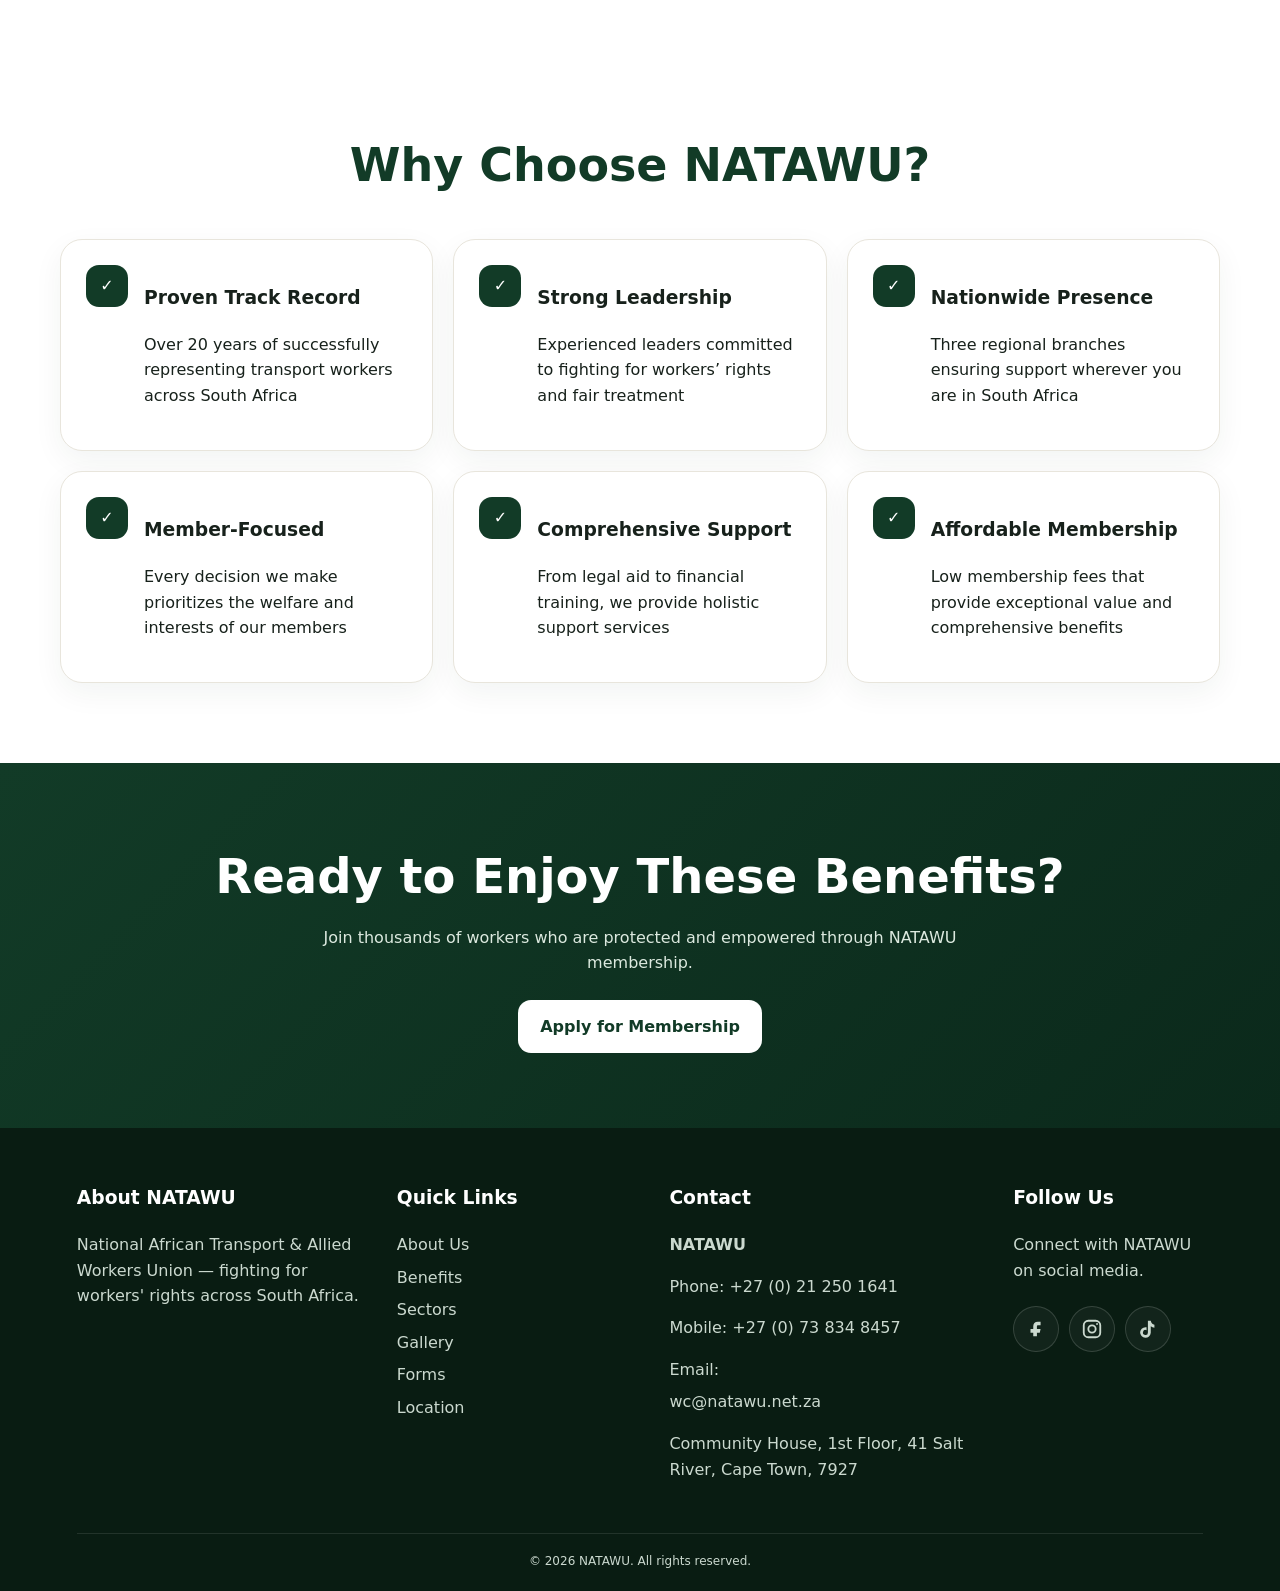
<file: benefits.html>
<!doctype html><html lang="en" data-page="benefits"><head><meta charset="utf-8"><meta name="viewport" content="width=device-width, initial-scale=1"><title>NATAWU | Benefits</title><link rel="stylesheet" href="css/style.css"></head><body><header class="site-header">
  <a class="brand" href="index.html" aria-label="NATAWU Home"><img src="images/cd23197be1ec1a989d1b0f8f8c7481d8044684c5.png" alt="NATAWU logo"><span>NATAWU</span></a>
  <button class="mobile-toggle" aria-label="Open menu" aria-expanded="false">☰</button>
  <nav class="nav" aria-label="Primary navigation">
    <a href="index.html" data-page="home">HOME</a><a href="about.html" data-page="about">ABOUT US</a><a href="leadership.html" data-page="leadership">LEADERSHIP</a><a href="benefits.html" data-page="benefits">BENEFITS</a><a href="sectors.html" data-page="sectors">SECTORS</a><a href="gallery.html" data-page="gallery">GALLERY</a><a href="forms.html" data-page="forms">FORMS</a><a href="location.html" data-page="location">LOCATION</a>
  </nav>
  <a class="apply-nav" href="apply-membership.html">APPLY FOR MEMBERSHIP</a>
  <div class="more-wrap"><button class="more-btn" aria-label="More menu">⋮</button><div class="more-menu"><a href="apply-membership.html">Apply for Membership</a><a href="congress.html">National Congress 2026</a><a href="files/MEMBERSHIP_APPLICATION_FORM.pdf" download>Download Form</a><a href="location.html">Contact Branch</a><a href="mailto:sgift8083@gmail.com">Email NATAWU</a></div></div>
</header><main><section class="page-hero"><h1>Benefits Packages</h1><p>Comprehensive benefits and support services for all NATAWU members</p></section><section class="benefits-section"><div class="benefit-grid"><article><span>⌂</span><h3>Pension Backed Housing Loans</h3><p>Access affordable housing loans backed by your pension contributions to help you secure your dream home.</p></article><article><span>⚖</span><h3>Legal Representation</h3><p>Free legal representation and support for all employment-related matters and workplace disputes.</p></article><article><span>👥</span><h3>Bargaining Power</h3><p>Collective bargaining strength to negotiate better wages, working conditions, and employee rights.</p></article><article><span>🐷</span><h3>Savings Scheme</h3><p>Structured savings programs to help you build financial security for your future.</p></article><article><span>♡</span><h3>Funeral Cover</h3><p>Comprehensive funeral cover for members and their immediate family members.</p></article><article><span>$</span><h3>Personal Loan Debt Consolidation</h3><p>Assistance with consolidating your debts into manageable repayment plans.</p></article><article><span>✓</span><h3>Members Welfare Benefits</h3><p>Wide range of welfare support services for members in times of need.</p></article><article><span>▤</span><h3>Broker / Medical Aid Cover</h3><p>Access to discounted medical aid schemes through our trusted brokers.</p></article><article><span>🏅</span><h3>Members Referral Incentives</h3><p>Earn rewards for referring new members to join NATAWU and grow our community.</p></article><article><span>▥</span><h3>Financial Literacy Training</h3><p>Free financial education workshops to help you manage your money effectively.</p></article><article><span>☻</span><h3>Paternity and Maternity Cover</h3><p>Support and benefits for new parents, including paternity and maternity leave assistance.</p></article></div></section><section class="why-section"><h2>Why Choose NATAWU?</h2><div class="why-grid"><article><b>✓</b><div><h3>Proven Track Record</h3><p>Over 20 years of successfully representing transport workers across South Africa</p></div></article><article><b>✓</b><div><h3>Strong Leadership</h3><p>Experienced leaders committed to fighting for workers’ rights and fair treatment</p></div></article><article><b>✓</b><div><h3>Nationwide Presence</h3><p>Three regional branches ensuring support wherever you are in South Africa</p></div></article><article><b>✓</b><div><h3>Member-Focused</h3><p>Every decision we make prioritizes the welfare and interests of our members</p></div></article><article><b>✓</b><div><h3>Comprehensive Support</h3><p>From legal aid to financial training, we provide holistic support services</p></div></article><article><b>✓</b><div><h3>Affordable Membership</h3><p>Low membership fees that provide exceptional value and comprehensive benefits</p></div></article></div></section><section class="cta"><h2>Ready to Enjoy These Benefits?</h2><p>Join thousands of workers who are protected and empowered through NATAWU membership.</p><a href="apply-membership.html" class="btn white">Apply for Membership</a></section></main><footer class="footer"><div class="footer-grid"><div><h3>About NATAWU</h3><p>National African Transport & Allied Workers Union — fighting for workers' rights across South Africa.</p></div><div><h3>Quick Links</h3><a href="about.html">About Us</a><a href="benefits.html">Benefits</a><a href="sectors.html">Sectors</a><a href="gallery.html">Gallery</a><a href="forms.html">Forms</a><a href="location.html">Location</a></div><div><h3>Contact</h3><p><strong>NATAWU</strong></p><p>Phone: +27 (0) 21 250 1641</p><p>Mobile: +27 (0) 73 834 8457</p><p>Email: <a href="mailto:sgift8083@gmail.com">wc@natawu.net.za</a></p><p>Community House, 1st Floor, 41 Salt River, Cape Town, 7927</p></div><div><h3>Follow Us</h3><p>Connect with NATAWU on social media.</p><div class="socials"></div></div></div><div class="copyright">© 2026 NATAWU. All rights reserved.</div></footer><script src="js/main.js"></script></body></html>
</file>
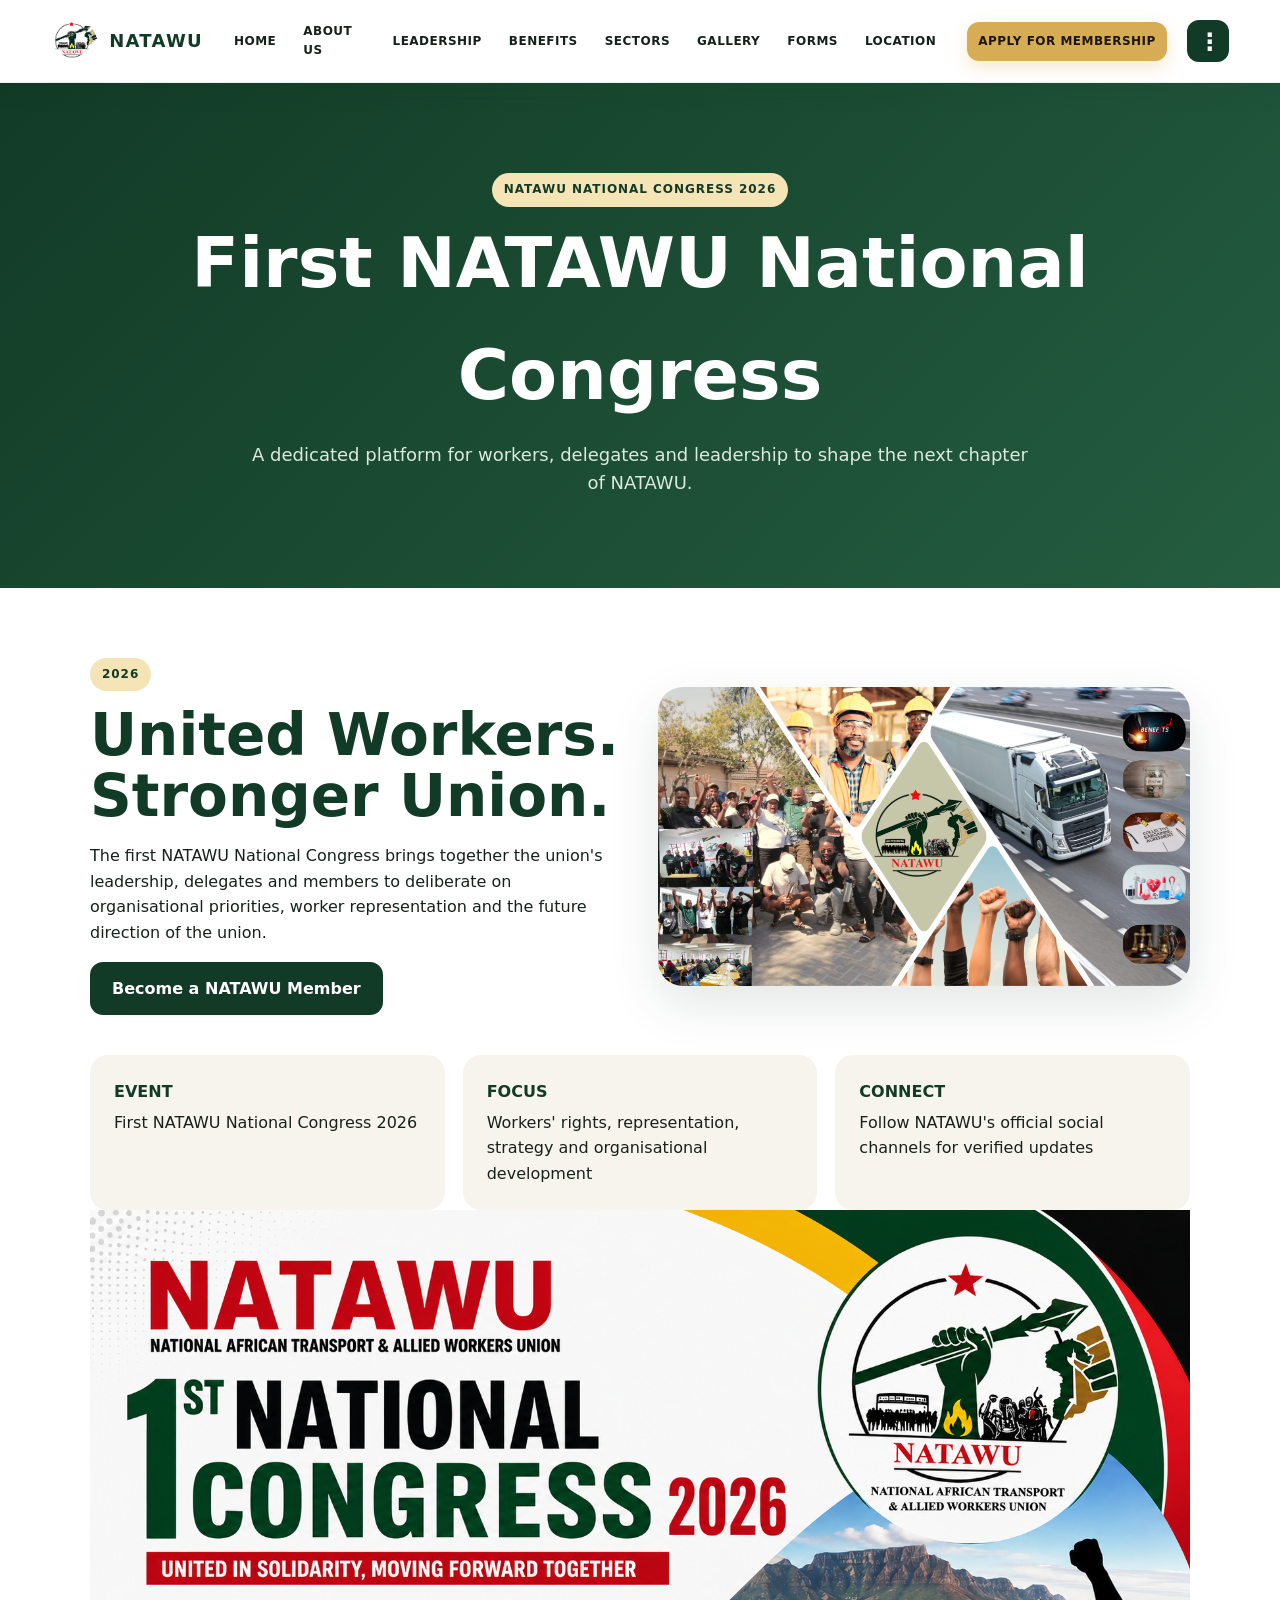
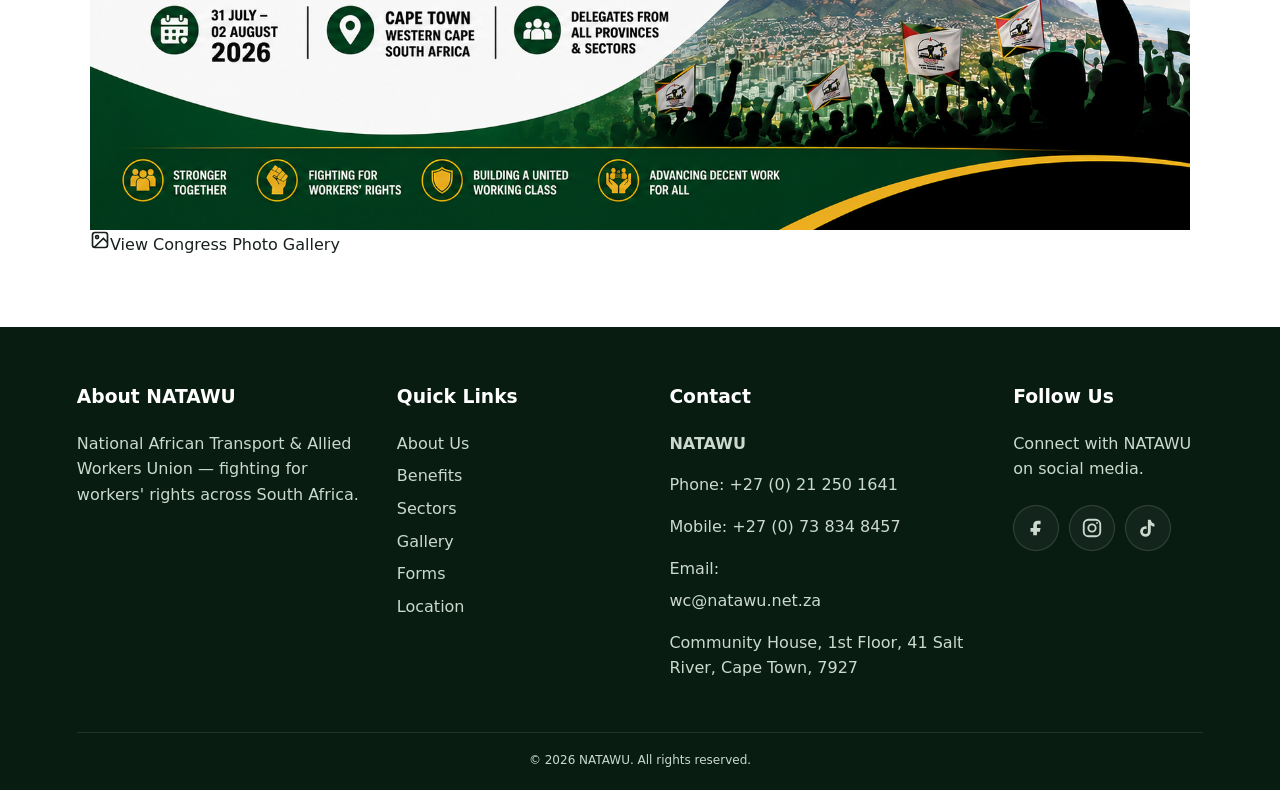
<file: congress.html>
<!doctype html>
<html lang="en" data-page="congress">

<head>
  <meta charset="utf-8">
  <meta name="viewport" content="width=device-width, initial-scale=1">
  <title>NATAWU | First National Congress 2026</title>
  <link rel="stylesheet" href="css/style.css">
</head>

<body>
  <header class="site-header">
    <a class="brand" href="index.html" aria-label="NATAWU Home"><img
        src="images/cd23197be1ec1a989d1b0f8f8c7481d8044684c5.png" alt="NATAWU logo"><span>NATAWU</span></a>
    <button class="mobile-toggle" aria-label="Open menu" aria-expanded="false">☰</button>
    <nav class="nav" aria-label="Primary navigation">
      <a href="index.html" data-page="home">HOME</a><a href="about.html" data-page="about">ABOUT US</a><a
        href="leadership.html" data-page="leadership">LEADERSHIP</a><a href="benefits.html"
        data-page="benefits">BENEFITS</a><a href="sectors.html" data-page="sectors">SECTORS</a><a href="gallery.html"
        data-page="gallery">GALLERY</a><a href="forms.html" data-page="forms">FORMS</a><a href="location.html"
        data-page="location">LOCATION</a>
    </nav>
    <a class="apply-nav" href="apply-membership.html">APPLY FOR MEMBERSHIP</a>
    <div class="more-wrap"><button class="more-btn" aria-label="More menu">⋮</button>
      <div class="more-menu"><a href="apply-membership.html">Apply for Membership</a><a href="congress.html">National
          Congress 2026</a><a href="files/MEMBERSHIP_APPLICATION_FORM.pdf" download>Download Form</a><a
          href="location.html">Contact Branch</a><a href="mailto:sgift8083@gmail.com">Email NATAWU</a></div>
    </div>
  </header>
  <main>
    <section class="page-hero"><span class="badge">NATAWU NATIONAL CONGRESS 2026</span>
      <h1>First NATAWU National Congress</h1>
      <p>A dedicated platform for workers, delegates and leadership to shape the next chapter of NATAWU.</p>
    </section>
    <section class="congress">
      <div class="congress-hero">
        <div><span class="badge">2026</span>
          <h2>United Workers. Stronger Union.</h2>
          <p>The first NATAWU National Congress brings together the union's leadership, delegates and members to
            deliberate on organisational priorities, worker representation and the future direction of the union.</p><a
            class="btn green" href="apply-membership.html">Become a NATAWU Member</a>
        </div><img src="images/natawu-landing.png" alt="NATAWU Congress">
      </div>
      <div class="congress-cards">
        <article><strong>EVENT</strong><span>First NATAWU National Congress 2026</span></article>
        <article><strong>FOCUS</strong><span>Workers' rights, representation, strategy and organisational
            development</span></article>
        <article><strong>CONNECT</strong><span>Follow NATAWU's official social channels for verified updates</span>
        </article>
      </div><a class="congress-cover" href="congress-gallery.html"
        aria-label="View National Congress 2026 photo gallery"><img src="images/congress/cover.png"
          alt="NATAWU National Congress 2026" onerror="this.onerror=null;this.src='images/natawu-landing.png'"><span
          class="congress-cover-overlay"><svg width="20" height="20" viewBox="0 0 24 24" fill="none"
            stroke="currentColor" stroke-width="2">
            <rect x="3" y="3" width="18" height="18" rx="3" />
            <circle cx="8.5" cy="8.5" r="1.8" />
            <path d="M21 15l-5-5L5 21" />
          </svg><span>View Congress Photo Gallery</span></span></a>
    </section>
  </main>
  <footer class="footer">
    <div class="footer-grid">
      <div>
        <h3>About NATAWU</h3>
        <p>National African Transport & Allied Workers Union — fighting for workers' rights across South Africa.</p>
      </div>
      <div>
        <h3>Quick Links</h3><a href="about.html">About Us</a><a href="benefits.html">Benefits</a><a
          href="sectors.html">Sectors</a><a href="gallery.html">Gallery</a><a href="forms.html">Forms</a><a
          href="location.html">Location</a>
      </div>
      <div>
        <h3>Contact</h3>
        <p><strong>NATAWU</strong></p>
        <p>Phone: +27 (0) 21 250 1641</p>
        <p>Mobile: +27 (0) 73 834 8457</p>
        <p>Email: <a href="mailto:wc@natawu.net.za">wc@natawu.net.za</a></p>
        <p>Community House, 1st Floor, 41 Salt River, Cape Town, 7927</p>
      </div>
      <div>
        <h3>Follow Us</h3>
        <p>Connect with NATAWU on social media.</p>
        <div class="socials"></div>
      </div>
    </div>
    <div class="copyright">© 2026 NATAWU. All rights reserved.</div>
  </footer>
  <script src="js/main.js"></script>
</body>

</html>
</file>
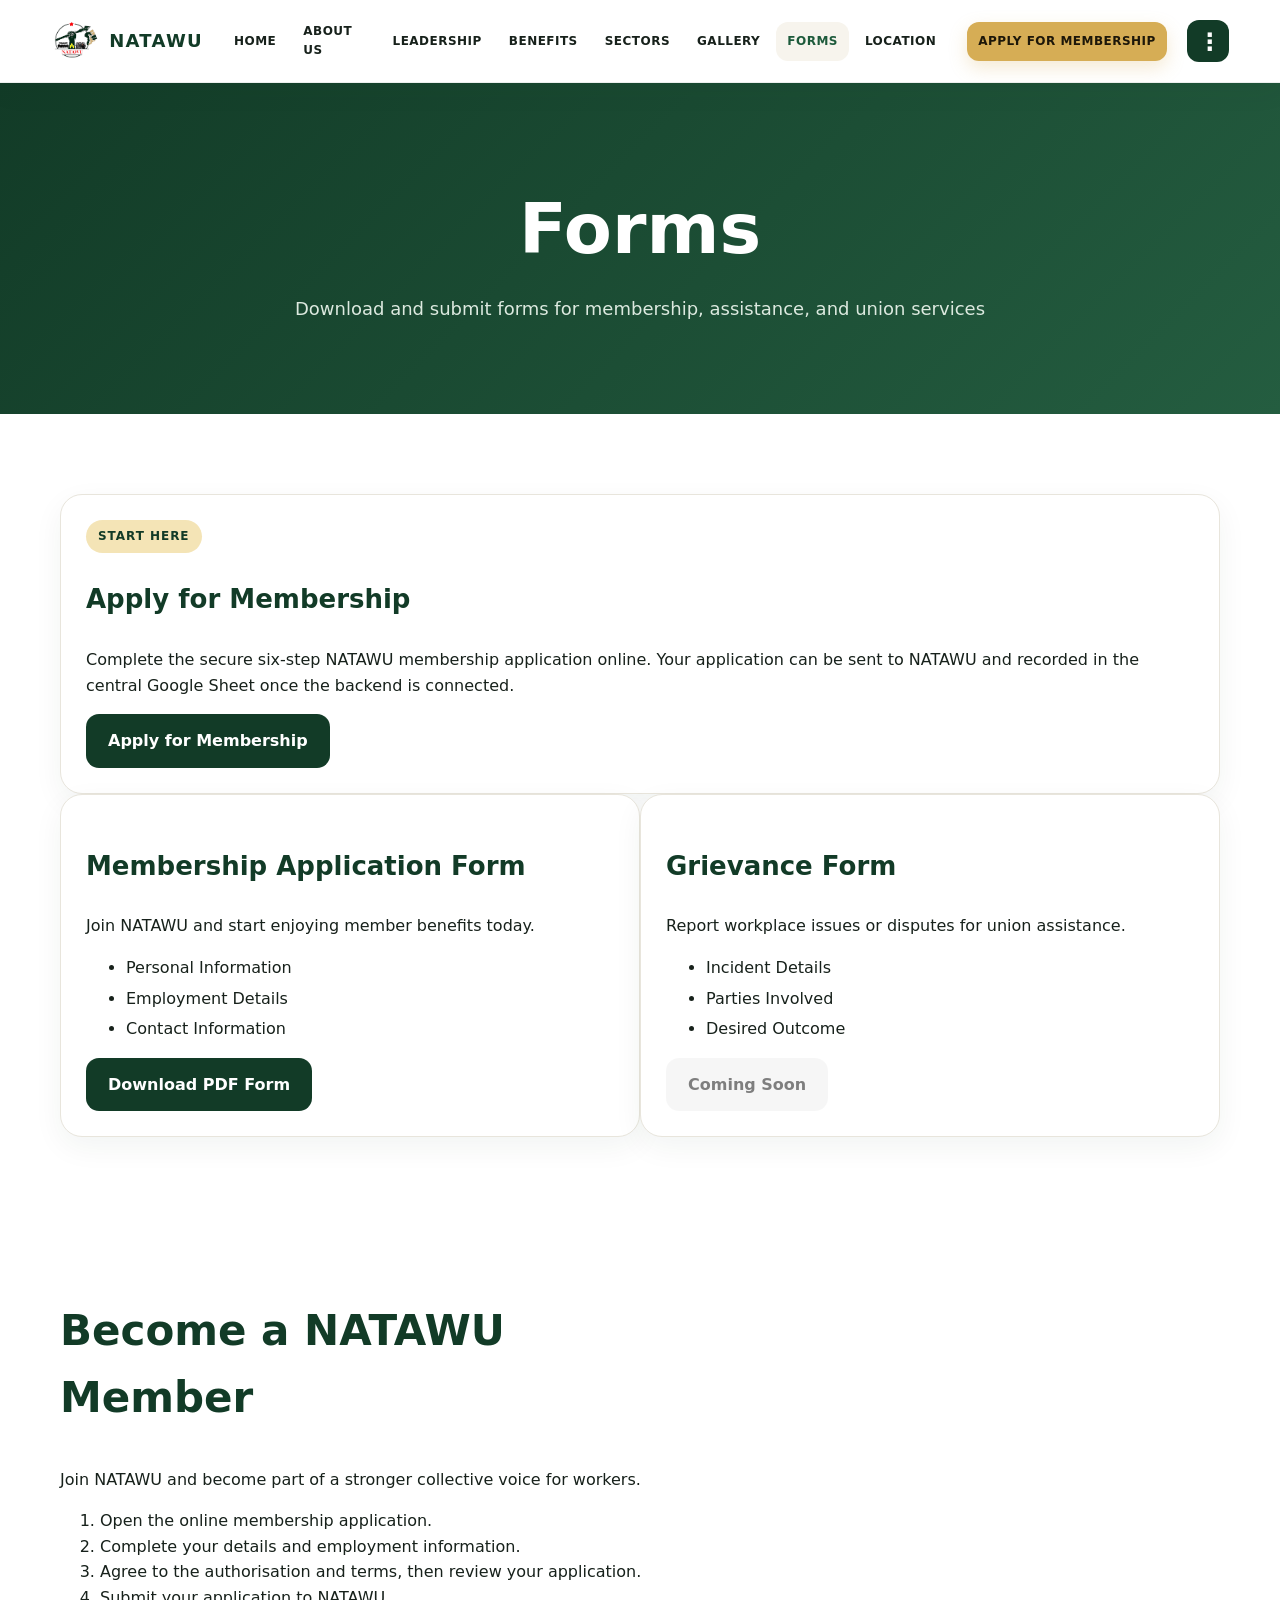
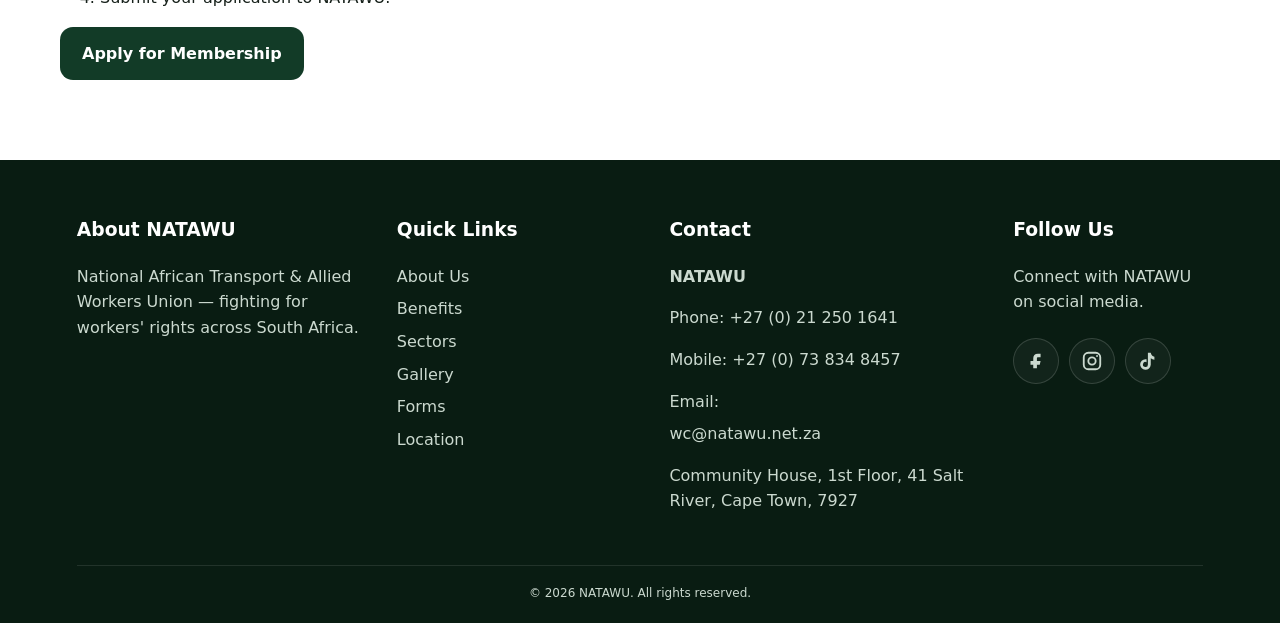
<file: forms.html>
<!doctype html><html lang="en" data-page="forms"><head><meta charset="utf-8"><meta name="viewport" content="width=device-width, initial-scale=1"><title>NATAWU | Forms</title><link rel="stylesheet" href="css/style.css"></head><body><header class="site-header">
  <a class="brand" href="index.html" aria-label="NATAWU Home"><img src="images/cd23197be1ec1a989d1b0f8f8c7481d8044684c5.png" alt="NATAWU logo"><span>NATAWU</span></a>
  <button class="mobile-toggle" aria-label="Open menu" aria-expanded="false">☰</button>
  <nav class="nav" aria-label="Primary navigation">
    <a href="index.html" data-page="home">HOME</a><a href="about.html" data-page="about">ABOUT US</a><a href="leadership.html" data-page="leadership">LEADERSHIP</a><a href="benefits.html" data-page="benefits">BENEFITS</a><a href="sectors.html" data-page="sectors">SECTORS</a><a href="gallery.html" data-page="gallery">GALLERY</a><a href="forms.html" data-page="forms">FORMS</a><a href="location.html" data-page="location">LOCATION</a>
  </nav>
  <a class="apply-nav" href="apply-membership.html">APPLY FOR MEMBERSHIP</a>
  <div class="more-wrap"><button class="more-btn" aria-label="More menu">⋮</button><div class="more-menu"><a href="apply-membership.html">Apply for Membership</a><a href="congress.html">National Congress 2026</a><a href="files/MEMBERSHIP_APPLICATION_FORM.pdf" download>Download Form</a><a href="location.html">Contact Branch</a><a href="mailto:sgift8083@gmail.com">Email NATAWU</a></div></div>
</header><main><section class="page-hero"><h1>Forms</h1><p>Download and submit forms for membership, assistance, and union services</p></section><section class="forms-grid"><article class="form-card" style="grid-column:1/-1"><span class="badge">START HERE</span><h3>Apply for Membership</h3><p>Complete the secure six-step NATAWU membership application online. Your application can be sent to NATAWU and recorded in the central Google Sheet once the backend is connected.</p><a class="btn green" href="apply-membership.html">Apply for Membership</a></article><article class="form-card"><h3>Membership Application Form</h3><p>Join NATAWU and start enjoying member benefits today.</p><ul><li>Personal Information</li><li>Employment Details</li><li>Contact Information</li></ul><a class="btn green" href="files/MEMBERSHIP_APPLICATION_FORM.pdf" download>Download PDF Form</a></article><article class="form-card blue"><h3>Grievance Form</h3><p>Report workplace issues or disputes for union assistance.</p><ul><li>Incident Details</li><li>Parties Involved</li><li>Desired Outcome</li></ul><button class="btn disabled">Coming Soon</button></article></section><section class="split single"><div><h2>Become a NATAWU Member</h2><p>Join NATAWU and become part of a stronger collective voice for workers.</p><ol><li>Open the online membership application.</li><li>Complete your details and employment information.</li><li>Agree to the authorisation and terms, then review your application.</li><li>Submit your application to NATAWU.</li></ol><a class="btn green" href="apply-membership.html">Apply for Membership</a></div></section></main><footer class="footer"><div class="footer-grid"><div><h3>About NATAWU</h3><p>National African Transport & Allied Workers Union — fighting for workers' rights across South Africa.</p></div><div><h3>Quick Links</h3><a href="about.html">About Us</a><a href="benefits.html">Benefits</a><a href="sectors.html">Sectors</a><a href="gallery.html">Gallery</a><a href="forms.html">Forms</a><a href="location.html">Location</a></div><div><h3>Contact</h3><p><strong>NATAWU</strong></p><p>Phone: +27 (0) 21 250 1641</p><p>Mobile: +27 (0) 73 834 8457</p><p>Email: <a href="mailto:sgift8083@gmail.com">wc@natawu.net.za</a></p><p>Community House, 1st Floor, 41 Salt River, Cape Town, 7927</p></div><div><h3>Follow Us</h3><p>Connect with NATAWU on social media.</p><div class="socials"></div></div></div><div class="copyright">© 2026 NATAWU. All rights reserved.</div></footer><script src="js/main.js"></script></body></html>
</file>
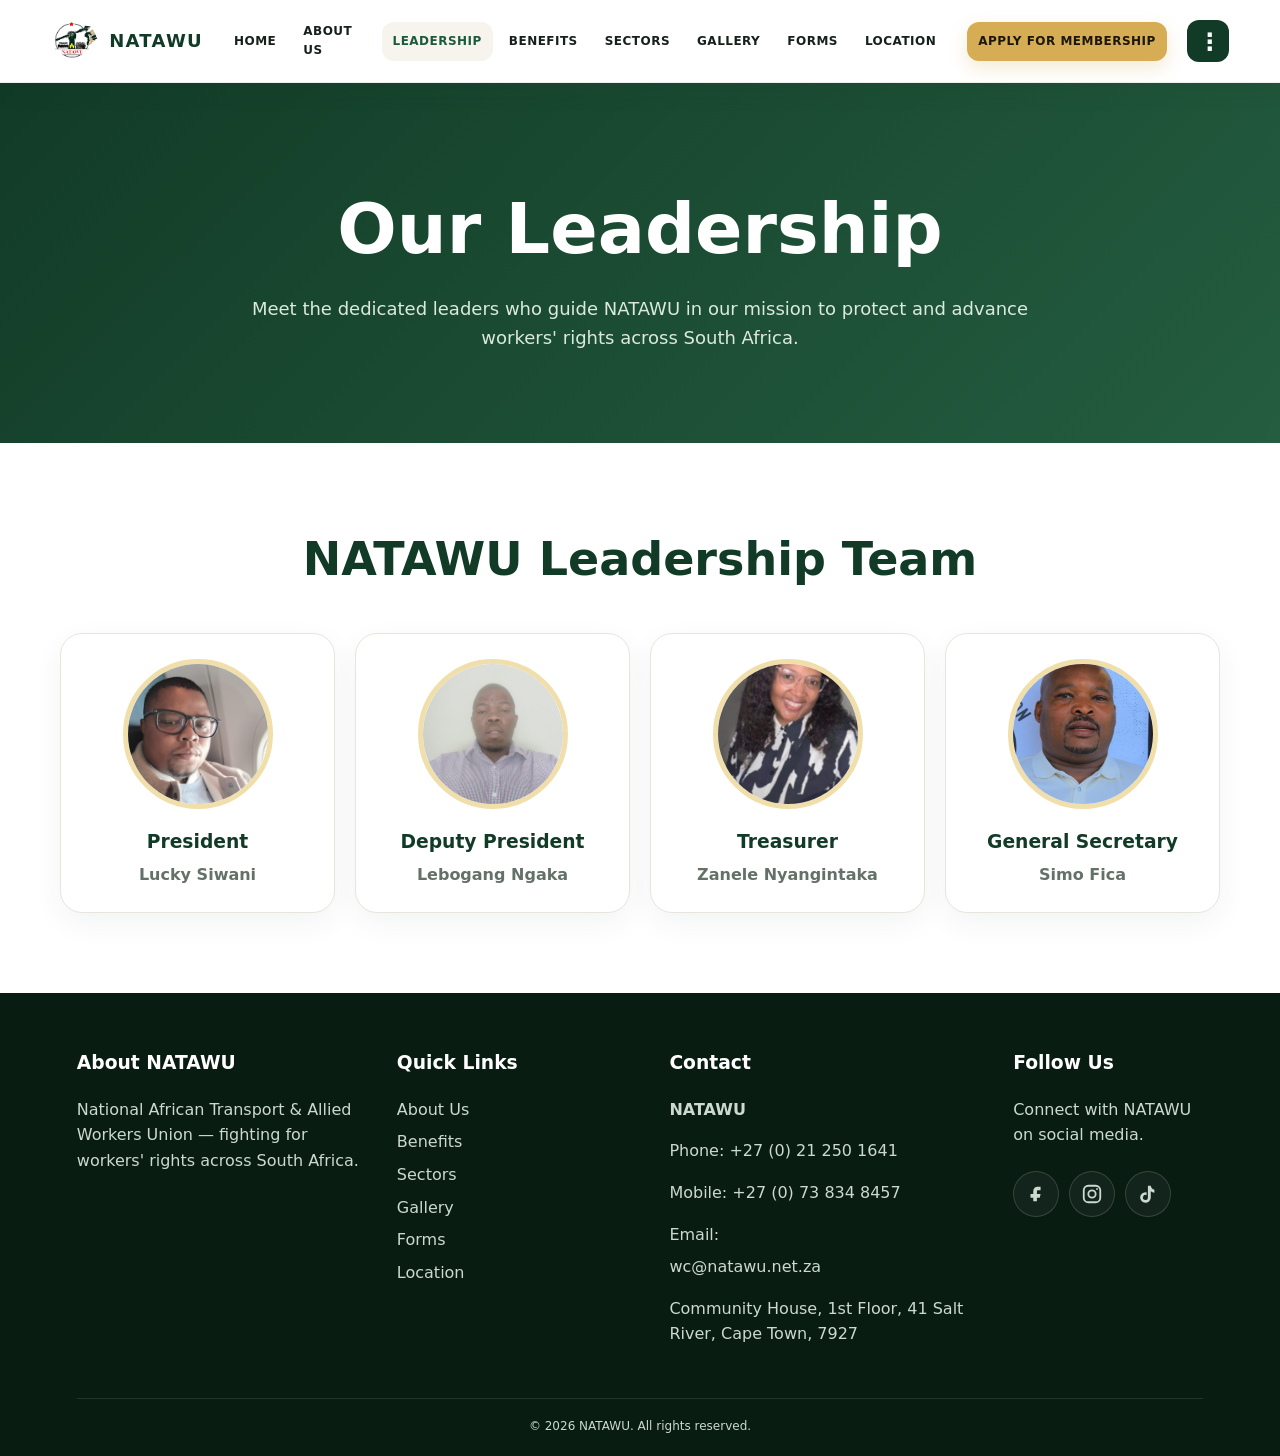
<file: leadership.html>
<!doctype html><html lang="en" data-page="leadership"><head><meta charset="utf-8"><meta name="viewport" content="width=device-width, initial-scale=1"><title>NATAWU | Leadership</title><link rel="stylesheet" href="css/style.css"></head><body><header class="site-header">
  <a class="brand" href="index.html" aria-label="NATAWU Home"><img src="images/cd23197be1ec1a989d1b0f8f8c7481d8044684c5.png" alt="NATAWU logo"><span>NATAWU</span></a>
  <button class="mobile-toggle" aria-label="Open menu" aria-expanded="false">☰</button>
  <nav class="nav" aria-label="Primary navigation">
    <a href="index.html" data-page="home">HOME</a><a href="about.html" data-page="about">ABOUT US</a><a href="leadership.html" data-page="leadership">LEADERSHIP</a><a href="benefits.html" data-page="benefits">BENEFITS</a><a href="sectors.html" data-page="sectors">SECTORS</a><a href="gallery.html" data-page="gallery">GALLERY</a><a href="forms.html" data-page="forms">FORMS</a><a href="location.html" data-page="location">LOCATION</a>
  </nav>
  <a class="apply-nav" href="apply-membership.html">APPLY FOR MEMBERSHIP</a>
  <div class="more-wrap"><button class="more-btn" aria-label="More menu">⋮</button><div class="more-menu"><a href="apply-membership.html">Apply for Membership</a><a href="congress.html">National Congress 2026</a><a href="files/MEMBERSHIP_APPLICATION_FORM.pdf" download>Download Form</a><a href="location.html">Contact Branch</a><a href="mailto:sgift8083@gmail.com">Email NATAWU</a></div></div>
</header><main><section class="page-hero"><h1>Our Leadership</h1><p>Meet the dedicated leaders who guide NATAWU in our mission to protect and advance workers' rights across South Africa.</p></section><section class="leadership"><h2>NATAWU Leadership Team</h2><div class="leader-grid"><article class="leader-card"><img src="images/237355f8e8bdf8cd581711c68a407ea1afa0da41.png" alt="Lucky Siwani" onerror="this.style.display='none'; this.parentElement.classList.add('no-photo')"><div class="fallback-avatar">LS</div><h3>President</h3><p>Lucky Siwani</p></article><article class="leader-card"><img src="images/8b8626d5c944fff0fa3803e38b9ac9b33210a072.png " alt="Lebogang Ngake" onerror="this.style.display='none'; this.parentElement.classList.add('no-photo')"><div class="fallback-avatar">LN</div><h3>Deputy President</h3><p>Lebogang Ngaka</p></article><article class="leader-card"><img src="images/2e6bb55a92e90f7cfb06388a638a7c37eb0df3f4.png" alt="Zanele Nyangintaka" onerror="this.style.display='none'; this.parentElement.classList.add('no-photo')"><div class="fallback-avatar">ZN</div><h3>Treasurer</h3><p>Zanele Nyangintaka</p></article><article class="leader-card"><img src="images/d26438bb5dcf06d0034caeb29de3d6343cf56c36.png" alt="Simo Fica" onerror="this.style.display='none'; this.parentElement.classList.add('no-photo')"><div class="fallback-avatar">SF</div><h3>General Secretary</h3><p>Simo Fica</p></article></div></section></main><footer class="footer"><div class="footer-grid"><div><h3>About NATAWU</h3><p>National African Transport & Allied Workers Union — fighting for workers' rights across South Africa.</p></div><div><h3>Quick Links</h3><a href="about.html">About Us</a><a href="benefits.html">Benefits</a><a href="sectors.html">Sectors</a><a href="gallery.html">Gallery</a><a href="forms.html">Forms</a><a href="location.html">Location</a></div><div><h3>Contact</h3><p><strong>NATAWU</strong></p><p>Phone: +27 (0) 21 250 1641</p><p>Mobile: +27 (0) 73 834 8457</p><p>Email: <a href="mailto:wc@natawu.net.za">wc@natawu.net.za</a></p><p>Community House, 1st Floor, 41 Salt River, Cape Town, 7927</p></div><div><h3>Follow Us</h3><p>Connect with NATAWU on social media.</p><div class="socials"></div></div></div><div class="copyright">© 2026 NATAWU. All rights reserved.</div></footer><script src="js/main.js"></script></body></html>
</file>
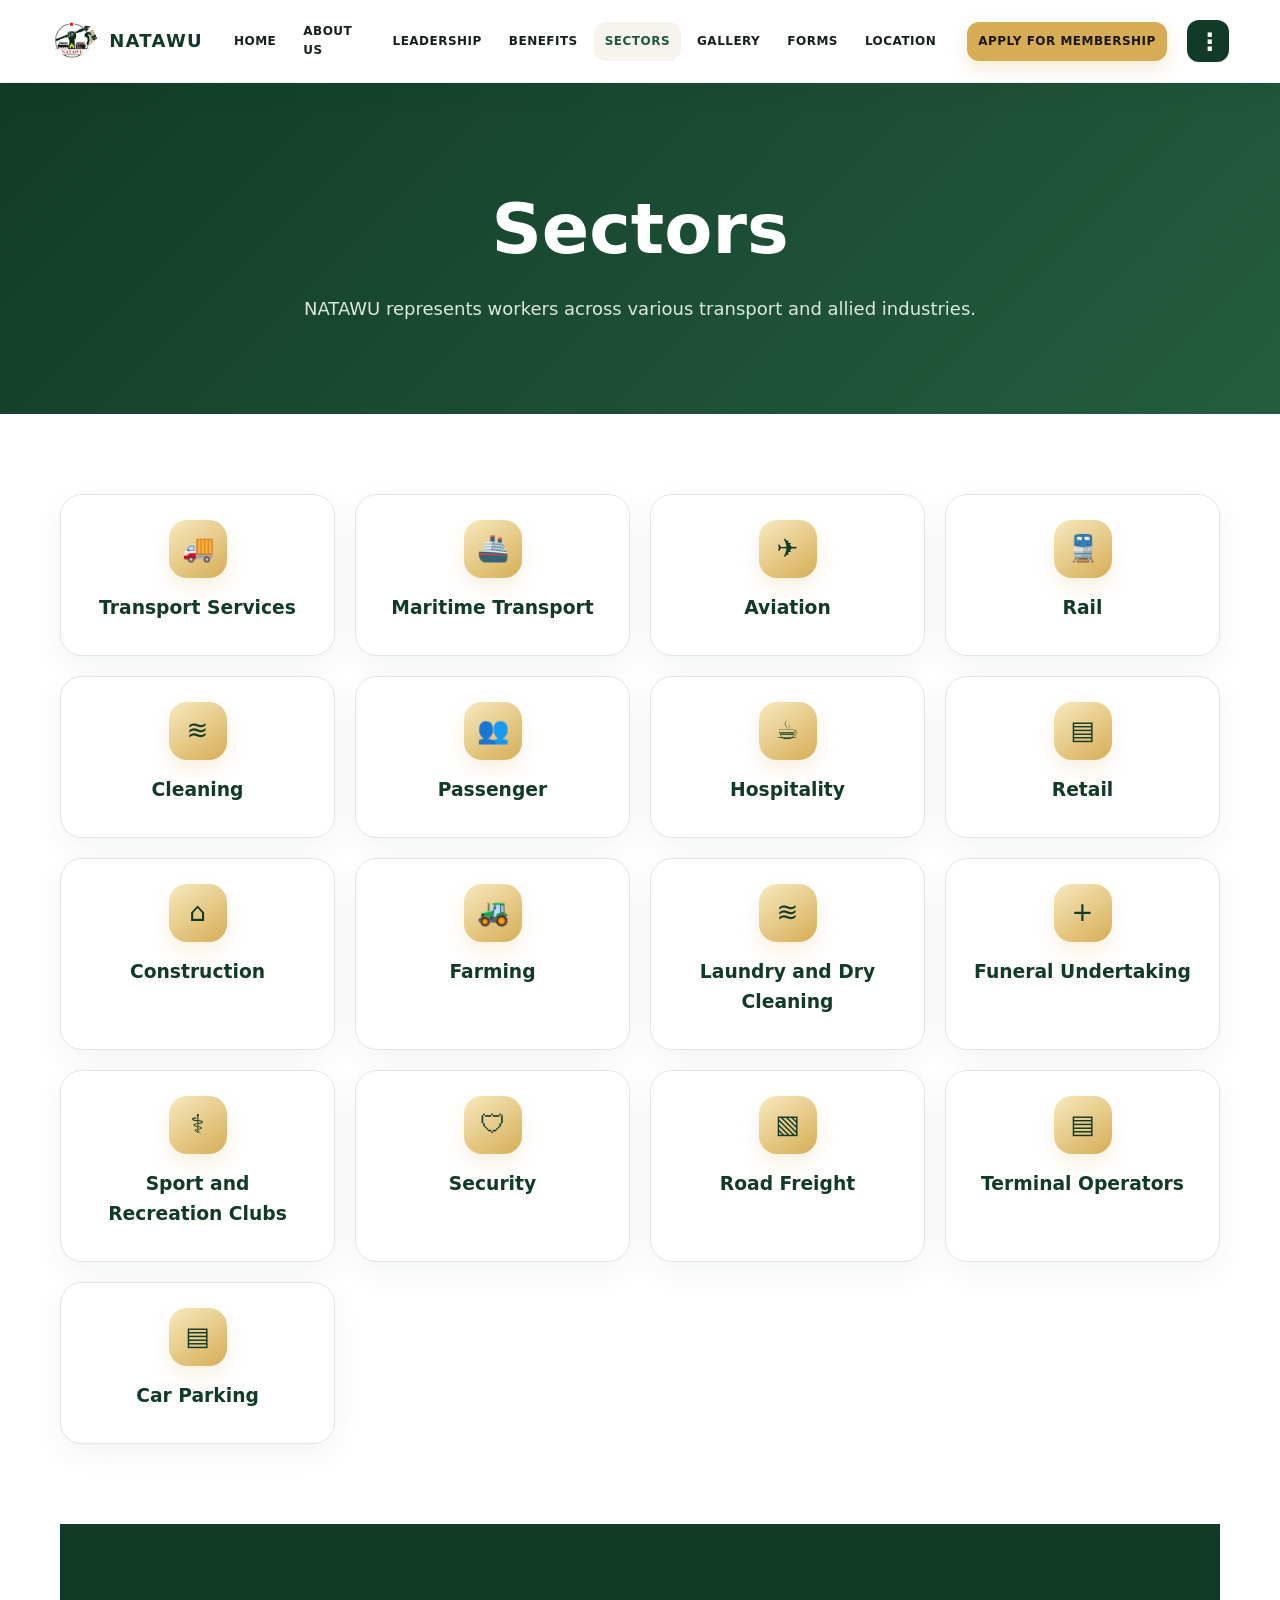
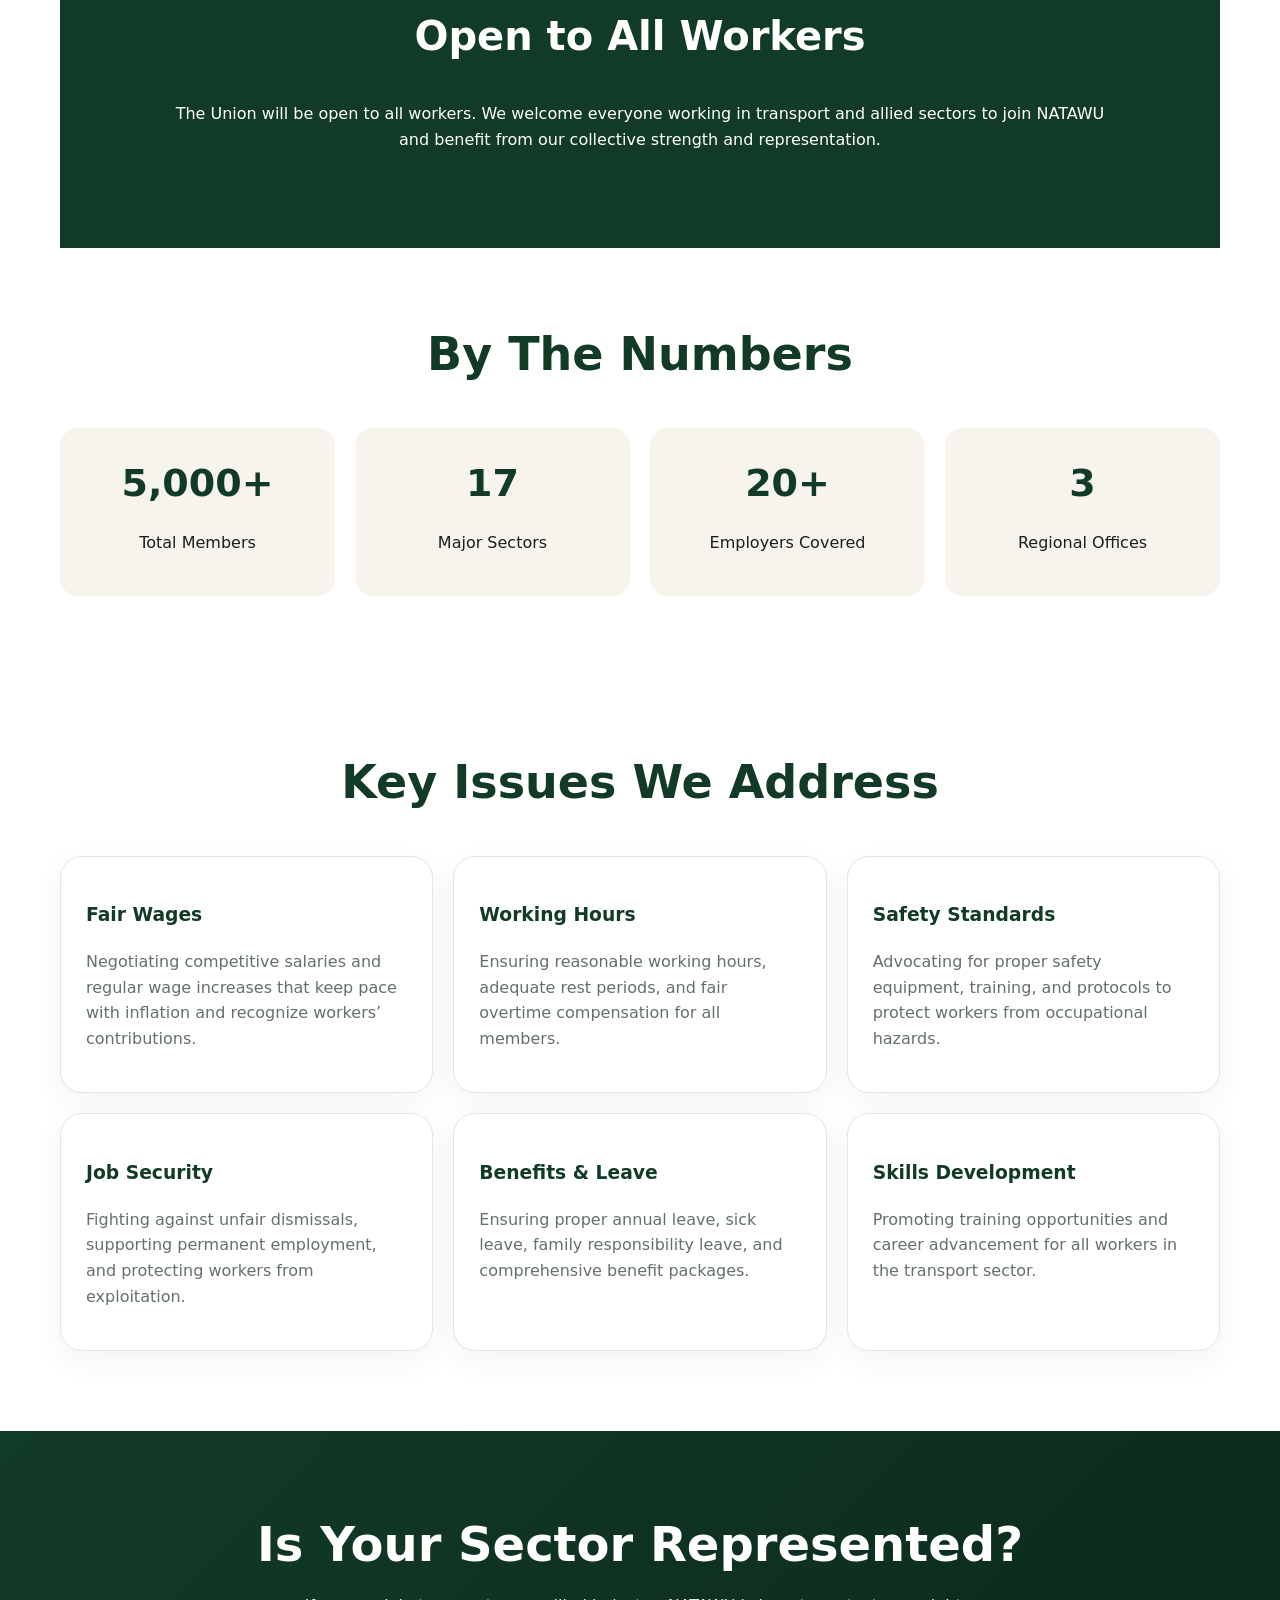
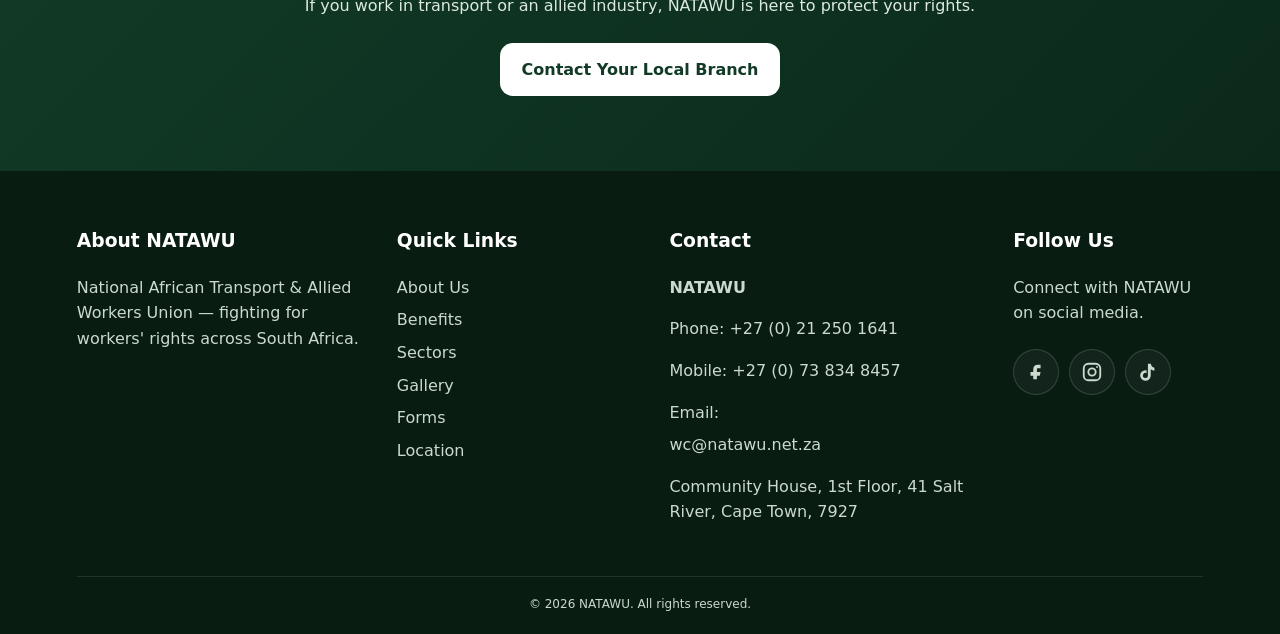
<file: sectors.html>
<!doctype html>
<html lang="en" data-page="sectors">

<head>
  <meta charset="utf-8">
  <meta name="viewport" content="width=device-width, initial-scale=1">
  <title>NATAWU | Sectors</title>
  <link rel="stylesheet" href="css/style.css">
</head>

<body>
  <header class="site-header">
    <a class="brand" href="index.html" aria-label="NATAWU Home"><img
        src="images/cd23197be1ec1a989d1b0f8f8c7481d8044684c5.png" alt="NATAWU logo"><span>NATAWU</span></a>
    <button class="mobile-toggle" aria-label="Open menu" aria-expanded="false">☰</button>
    <nav class="nav" aria-label="Primary navigation">
      <a href="index.html" data-page="home">HOME</a><a href="about.html" data-page="about">ABOUT US</a><a
        href="leadership.html" data-page="leadership">LEADERSHIP</a><a href="benefits.html"
        data-page="benefits">BENEFITS</a><a href="sectors.html" data-page="sectors">SECTORS</a><a href="gallery.html"
        data-page="gallery">GALLERY</a><a href="forms.html" data-page="forms">FORMS</a><a href="location.html"
        data-page="location">LOCATION</a>
    </nav>
    <a class="apply-nav" href="apply-membership.html">APPLY FOR MEMBERSHIP</a>
    <div class="more-wrap"><button class="more-btn" aria-label="More menu">⋮</button>
      <div class="more-menu"><a href="apply-membership.html">Apply for Membership</a><a href="congress.html">National
          Congress 2026</a><a href="files/MEMBERSHIP_APPLICATION_FORM.pdf" download>Download Form</a><a
          href="location.html">Contact Branch</a><a href="mailto:sgift8083@gmail.com">Email NATAWU</a></div>
    </div>
  </header>
  <main>
    <section class="page-hero">
      <h1>Sectors</h1>
      <p>NATAWU represents workers across various transport and allied industries.</p>
    </section>
    <section class="sectors">
      <div class="sector-grid">
        <article><span>🚚</span>
          <h3>Transport Services</h3>
        </article>
        <article><span>🚢</span>
          <h3>Maritime Transport</h3>
        </article>
        <article><span>✈</span>
          <h3>Aviation</h3>
        </article>
        <article><span>🚆</span>
          <h3>Rail</h3>
        </article>
        <article><span>≋</span>
          <h3>Cleaning</h3>
        </article>
        <article><span>👥</span>
          <h3>Passenger</h3>
        </article>
        <article><span>☕</span>
          <h3>Hospitality</h3>
        </article>
        <article><span>▤</span>
          <h3>Retail</h3>
        </article>
        <article><span>⌂</span>
          <h3>Construction</h3>
        </article>
        <article><span>🚜</span>
          <h3>Farming</h3>
        </article>
        <article><span>≋</span>
          <h3>Laundry and Dry Cleaning</h3>
        </article>
        <article><span>+</span>
          <h3>Funeral Undertaking</h3>
        </article>
        <article><span>⚕</span>
          <h3>Sport and Recreation Clubs</h3>
        </article>
        <article><span>🛡</span>
          <h3>Security</h3>
        </article>
        <article><span>▧</span>
          <h3>Road Freight</h3>
        </article>
        <article><span>▤</span>
          <h3>Terminal Operators</h3>
        </article>
        <article><span>▤</span>
          <h3>Car Parking</h3>
        </article>
      </div>
    </section>
    <section class="open-workers">
      <h2>Open to All Workers</h2>
      <p>The Union will be open to all workers. We welcome everyone working in transport and allied sectors to join
        NATAWU and benefit from our collective strength and representation.</p>
    </section>
    <section class="numbers">
      <h2>By The Numbers</h2>
      <div class="numbers-grid">
        <article><strong>5,000+</strong>
          <p>Total Members</p>
        </article>
        <article><strong>17</strong>
          <p>Major Sectors</p>
        </article>
        <article><strong>20+</strong>
          <p>Employers Covered</p>
        </article>
        <article><strong>3</strong>
          <p>Regional Offices</p>
        </article>
      </div>
    </section>
    <section class="issues">
      <h2>Key Issues We Address</h2>
      <div class="issue-grid">
        <article>
          <h3>Fair Wages</h3>
          <p>Negotiating competitive salaries and regular wage increases that keep pace with inflation and recognize
            workers’ contributions.</p>
        </article>
        <article>
          <h3>Working Hours</h3>
          <p>Ensuring reasonable working hours, adequate rest periods, and fair overtime compensation for all members.
          </p>
        </article>
        <article>
          <h3>Safety Standards</h3>
          <p>Advocating for proper safety equipment, training, and protocols to protect workers from occupational
            hazards.</p>
        </article>
        <article>
          <h3>Job Security</h3>
          <p>Fighting against unfair dismissals, supporting permanent employment, and protecting workers from
            exploitation.</p>
        </article>
        <article>
          <h3>Benefits & Leave</h3>
          <p>Ensuring proper annual leave, sick leave, family responsibility leave, and comprehensive benefit packages.
          </p>
        </article>
        <article>
          <h3>Skills Development</h3>
          <p>Promoting training opportunities and career advancement for all workers in the transport sector.</p>
        </article>
      </div>
    </section>
    <section class="cta">
      <h2>Is Your Sector Represented?</h2>
      <p>If you work in transport or an allied industry, NATAWU is here to protect your rights.</p><a
        href="location.html" class="btn white">Contact Your Local Branch</a>
    </section>
  </main>
  <footer class="footer">
    <div class="footer-grid">
      <div>
        <h3>About NATAWU</h3>
        <p>National African Transport & Allied Workers Union — fighting for workers' rights across South Africa.</p>
      </div>
      <div>
        <h3>Quick Links</h3><a href="about.html">About Us</a><a href="benefits.html">Benefits</a><a
          href="sectors.html">Sectors</a><a href="gallery.html">Gallery</a><a href="forms.html">Forms</a><a
          href="location.html">Location</a>
      </div>
      <div>
        <h3>Contact</h3>
        <p><strong>NATAWU</strong></p>
        <p>Phone: +27 (0) 21 250 1641</p>
        <p>Mobile: +27 (0) 73 834 8457</p>
        <p>Email: <a href="mailto:wc@natawu.net.za">wc@natawu.net.za</a></p>
        <p>Community House, 1st Floor, 41 Salt River, Cape Town, 7927</p>
      </div>
      <div>
        <h3>Follow Us</h3>
        <p>Connect with NATAWU on social media.</p>
        <div class="socials"></div>
      </div>
    </div>
    <div class="copyright">© 2026 NATAWU. All rights reserved.</div>
  </footer>
  <script src="js/main.js"></script>
</body>

</html>
</file>
<file: css/style.css>
:root{--green:#123b27;--green2:#1d5a3b;--green3:#2d7b50;--gold:#d6ad55;--gold2:#f0d58b;--cream:#f7f4ed;--ink:#17211b;--muted:#647168;--white:#fff;--shadow:0 18px 50px rgba(18,59,39,.12);--radius:22px}
*{box-sizing:border-box}html{scroll-behavior:smooth}body{margin:0;font-family:Inter,system-ui,-apple-system,Segoe UI,Roboto,Arial,sans-serif;color:var(--ink);background:#fff;line-height:1.6}a{color:inherit;text-decoration:none}img{max-width:100%;display:block}button,input,select,textarea{font:inherit}.site-header{position:sticky;top:0;z-index:1000;display:flex;align-items:center;gap:20px;padding:12px clamp(16px,4vw,56px);background:rgba(255,255,255,.96);backdrop-filter:blur(16px);border-bottom:1px solid rgba(18,59,39,.08);box-shadow:0 8px 28px rgba(18,59,39,.06)}.brand{display:flex;align-items:center;gap:10px;min-width:max-content;font-weight:900;letter-spacing:.08em;color:var(--green)}.brand img{width:48px;height:48px;object-fit:contain}.brand span{font-size:18px}.nav{display:flex;align-items:center;justify-content:center;gap:5px;flex:1}.nav a,.apply-nav,.more-btn{padding:10px 11px;border-radius:12px;font-size:12px;font-weight:800;letter-spacing:.04em;transition:.25s}.nav a:hover,.nav a.active{background:var(--cream);color:var(--green2)}.apply-nav{background:var(--gold);color:#1d1709;box-shadow:0 7px 18px rgba(214,173,85,.25);white-space:nowrap}.apply-nav:hover{transform:translateY(-2px);background:var(--gold2)}.more-wrap{position:relative}.more-btn{border:0;background:var(--green);color:#fff;width:42px;height:42px;cursor:pointer;font-size:24px;line-height:1}.more-menu{display:none;position:absolute;right:0;top:50px;width:210px;padding:8px;background:#fff;border:1px solid #e8e4da;border-radius:16px;box-shadow:var(--shadow)}.more-menu.show{display:grid}.more-menu a{padding:11px 12px;border-radius:10px;font-weight:700;font-size:13px}.more-menu a:hover{background:var(--cream);color:var(--green2)}.mobile-toggle{display:none;margin-left:auto;border:0;background:var(--green);color:#fff;width:44px;height:44px;border-radius:12px;font-size:22px}.home-hero{min-height:650px;display:grid;place-items:center;background:linear-gradient(90deg,rgba(8,35,22,.84),rgba(8,35,22,.36)),url('../images/natawu-landing.png') center/cover no-repeat;color:#fff}.hero-content{width:min(1120px,92%);padding:80px 0}.hero-content h1{font-size:clamp(44px,7vw,86px);line-height:1;margin:0 0 20px;font-weight:950;letter-spacing:-.04em}.hero-content p{font-size:clamp(17px,2vw,23px);max-width:760px;color:#edf5ef}.hero-actions{display:flex;flex-wrap:wrap;gap:12px;margin-top:30px}.btn{display:inline-flex;align-items:center;justify-content:center;gap:10px;padding:13px 21px;border-radius:13px;border:1px solid transparent;font-weight:850;cursor:pointer;transition:.25s}.btn:hover{transform:translateY(-2px);box-shadow:0 12px 24px rgba(0,0,0,.12)}.btn.white{background:#fff;color:var(--green)}.btn.outline{border-color:rgba(255,255,255,.75);color:#fff;background:transparent}.btn.yellow{background:var(--gold);color:#201806}.btn.green{background:var(--green);color:#fff}.btn.disabled{opacity:.5;cursor:not-allowed}.stats{display:grid;grid-template-columns:repeat(3,1fr);width:min(1100px,92%);margin:-60px auto 0;position:relative;background:#fff;border-radius:26px;box-shadow:var(--shadow);overflow:hidden}.stats article{text-align:center;padding:30px 20px;border-right:1px solid #eee}.stats article:last-child{border-right:0}.stat-icon,.soft-icon{width:54px;height:54px;margin:0 auto 10px;display:grid;place-items:center;border-radius:17px;background:linear-gradient(145deg,#f8e9bd,#d6ad55);color:var(--green);font-size:25px;box-shadow:0 8px 18px rgba(214,173,85,.2)}.stats h2{font-size:34px;margin:0;color:var(--green)}.stats p{margin:2px 0;color:var(--muted)}main{min-height:55vh}.explore,.benefits-section,.sectors,.gallery,.leadership,.history,.why-section,.branches,.forms-grid,.contact-form,.split,.info-cards,.numbers,.issues,.open-workers{width:min(1160px,92%);margin:0 auto;padding:80px 0}.explore h2,.gallery h2,.leadership>h2,.history h2,.why-section>h2,.numbers>h2,.issues>h2{text-align:center;color:var(--green);font-size:clamp(30px,4vw,46px);margin:0 0 36px}.explore-grid{display:grid;grid-template-columns:repeat(4,1fr);gap:18px}.explore-grid a{padding:25px;border:1px solid #e8e5dc;border-radius:20px;background:#fff;box-shadow:0 10px 28px rgba(18,59,39,.05);transition:.25s}.explore-grid a:hover{transform:translateY(-6px);border-color:var(--gold)}.explore-grid h3{margin:0;color:var(--green)}.explore-grid p{color:var(--muted)}.explore-grid span{color:var(--gold);font-size:24px}.explore-grid .highlight{background:var(--green);color:#fff}.explore-grid .highlight h3{color:#fff}.cta{padding:75px 20px;text-align:center;background:linear-gradient(135deg,var(--green),#0b291b);color:#fff}.cta h2{font-size:clamp(30px,4vw,48px);margin:0 0 10px}.cta p{max-width:680px;margin:0 auto 24px;color:#dce9df}.page-hero{padding:90px 6%;background:linear-gradient(135deg,var(--green),#245d40);color:#fff;text-align:center}.page-hero h1{font-size:clamp(42px,6vw,70px);margin:0 0 10px}.page-hero p{max-width:780px;margin:auto;color:#dce9df;font-size:18px}.split{display:grid;grid-template-columns:1.1fr .9fr;gap:55px;align-items:center}.split h2{font-size:42px;color:var(--green);margin-top:0}.split img{border-radius:26px;box-shadow:var(--shadow)}.info-cards,.benefit-grid,.sector-grid,.why-grid,.leader-grid,.gallery-grid,.numbers-grid,.issue-grid{display:grid;gap:20px}.info-cards{grid-template-columns:repeat(3,1fr)}.info-cards article,.benefit-grid article,.sector-grid article,.why-grid article,.leader-card,.form-card,.branch,.issue-grid article{border:1px solid #e8e5dc;border-radius:22px;padding:25px;background:#fff;box-shadow:0 10px 30px rgba(18,59,39,.055);transition:.25s}.info-cards article:hover,.benefit-grid article:hover,.sector-grid article:hover,.leader-card:hover{transform:translateY(-5px);box-shadow:var(--shadow);border-color:#ddc27d}.history{background:var(--cream);max-width:none;padding-left:6%;padding-right:6%}.timeline{max-width:900px;margin:auto;padding:28px;border-left:4px solid var(--gold);background:#fff;border-radius:0 18px 18px 0}.center-band{text-align:center;padding:65px 20px;background:var(--cream)}.leader-grid{grid-template-columns:repeat(4,1fr)}.leader-card{text-align:center;position:relative;overflow:hidden}.leader-card img{width:150px;height:150px;object-fit:cover;border-radius:50%;margin:0 auto 18px;border:5px solid #f1dfab}.leader-card h3{color:var(--green);margin:5px 0}.leader-card p{margin:0;color:var(--muted);font-weight:700}.fallback-avatar{display:none}.benefit-grid{grid-template-columns:repeat(3,1fr)}.benefit-grid article>span,.sector-grid article>span{width:58px;height:58px;display:grid;place-items:center;border-radius:18px;background:linear-gradient(145deg,#f7e9bf,#d6ad55);font-size:26px;margin-bottom:15px;color:var(--green);box-shadow:0 9px 20px rgba(214,173,85,.18);transition:.35s}.benefit-grid article:hover>span,.sector-grid article:hover>span{transform:rotate(-6deg) scale(1.1)}.benefit-grid h3,.sector-grid h3{color:var(--green);margin:0 0 7px}.benefit-grid p{color:var(--muted);margin:0}.why-grid{grid-template-columns:repeat(3,1fr)}.why-grid article{display:flex;gap:16px}.why-grid b{width:42px;height:42px;flex:none;display:grid;place-items:center;border-radius:13px;background:var(--green);color:#fff}.sectors .sector-grid{grid-template-columns:repeat(4,1fr)}.sector-grid article{text-align:center}.sector-grid article>span{margin:0 auto 15px}.open-workers{background:var(--green);color:#fff;max-width:none;text-align:center;padding-left:8%;padding-right:8%}.open-workers h2{font-size:40px;margin-top:0}.numbers{padding-top:70px;padding-bottom:70px}.numbers-grid{grid-template-columns:repeat(4,1fr)}.numbers-grid article{text-align:center;padding:25px;background:var(--cream);border-radius:18px}.numbers-grid strong{font-size:38px;color:var(--green)}.issues .issue-grid{grid-template-columns:repeat(3,1fr)}.issue-grid article h3{color:var(--green)}.issue-grid article p{color:var(--muted)}.gallery-grid{grid-template-columns:repeat(3,1fr)}.gallery-card{padding:0;border:0;background:#fff;border-radius:20px;overflow:hidden;box-shadow:0 10px 28px rgba(18,59,39,.09);cursor:pointer;transition:.25s}.gallery-card:hover{transform:translateY(-6px)}.gallery-card img{width:100%;height:250px;object-fit:cover}.gallery-card span{display:block;padding:15px;text-align:left;font-weight:800;color:var(--green)}.lightbox{display:none;position:fixed;inset:0;z-index:2000;background:rgba(4,14,9,.9);place-items:center;padding:30px}.lightbox.show{display:grid}.lightbox img{max-width:92vw;max-height:85vh;border-radius:18px}.lightbox button{position:absolute;top:20px;right:25px;border:0;background:#fff;color:var(--green);width:45px;height:45px;border-radius:50%;font-size:30px;cursor:pointer}.forms-grid{grid-template-columns:repeat(2,1fr);display:grid}.form-card h3{color:var(--green);font-size:26px}.form-card li{margin:5px 0}.branch{display:grid;grid-template-columns:330px 1fr;gap:28px;margin-bottom:22px}.branch>img{width:100%;height:100%;min-height:300px;object-fit:cover;border-radius:16px}.branch h2{color:var(--green)}.contact-form{max-width:900px}.contact-form h2{text-align:center;color:var(--green);font-size:40px}.contact-form form{display:grid;gap:14px}.two{display:grid;grid-template-columns:1fr 1fr;gap:14px}.contact-form input,.contact-form select,.contact-form textarea{width:100%;padding:14px 15px;border:1px solid #ddd8ca;border-radius:12px;background:#fff;outline:none}.contact-form input:focus,.contact-form select:focus,.contact-form textarea:focus{border-color:var(--gold);box-shadow:0 0 0 4px rgba(214,173,85,.12)}.footer{background:#091c12;color:#cbd9cf;padding:55px 6% 20px}.footer-grid{display:grid;grid-template-columns:1.2fr 1fr 1.3fr .8fr;gap:35px;max-width:1200px;margin:auto}.footer h3{color:#fff;margin-top:0}.footer a{display:block;margin:7px 0;color:#cbd9cf}.footer a:hover{color:var(--gold2)}.socials{display:flex;gap:10px}.socials a{width:46px;height:46px;display:grid;place-items:center;border:1px solid rgba(255,255,255,.15);border-radius:50%;font-weight:900;background:rgba(255,255,255,.04);transition:.3s}.socials a:hover{transform:translateY(-5px) rotate(-5deg);background:var(--gold);color:#1d1709;border-color:var(--gold)}.socials svg{width:22px;height:22px}.copyright{text-align:center;border-top:1px solid rgba(255,255,255,.1);margin-top:35px;padding-top:18px;font-size:12px}.congress{width:min(1100px,92%);margin:auto;padding:70px 0}.congress-hero{display:grid;grid-template-columns:1fr 1fr;gap:35px;align-items:center}.congress-hero img{border-radius:25px;box-shadow:var(--shadow)}.badge{display:inline-flex;padding:7px 12px;border-radius:99px;background:#f4e4b6;color:var(--green);font-weight:900;font-size:12px;letter-spacing:.08em}.congress h2{font-size:clamp(36px,5vw,58px);line-height:1.05;color:var(--green);margin:14px 0}.congress-cards{display:grid;grid-template-columns:repeat(3,1fr);gap:18px;margin-top:40px}.congress-cards article{padding:24px;background:var(--cream);border-radius:18px}.congress-cards strong{color:var(--green);display:block;margin-bottom:5px}.apply-page{background:var(--cream);padding:35px 0 70px}.apply-intro{width:min(1100px,92%);margin:0 auto 22px;text-align:center}.apply-intro h1{color:var(--green);font-size:clamp(36px,5vw,58px);margin:0}.apply-intro p{color:var(--muted)}.membership-frame{width:min(1120px,94%);margin:auto;border:0;background:transparent;min-height:1500px}
@media(max-width:1050px){.nav{gap:0}.nav a{padding:9px 7px;font-size:11px}.leader-grid{grid-template-columns:repeat(2,1fr)}.footer-grid{grid-template-columns:repeat(2,1fr)}}
@media(max-width:800px){.site-header{flex-wrap:wrap}.mobile-toggle{display:block}.nav{display:none;order:5;width:100%;flex-direction:column;align-items:stretch;padding-top:10px}.nav.open{display:flex}.nav a,.apply-nav{text-align:center}.more-wrap{margin-left:0}.home-hero{min-height:580px}.stats{grid-template-columns:1fr;margin-top:-35px}.stats article{border-right:0;border-bottom:1px solid #eee}.stats article:last-child{border-bottom:0}.explore-grid,.info-cards,.benefit-grid,.sectors .sector-grid,.why-grid,.gallery-grid,.issues .issue-grid,.forms-grid,.congress-cards{grid-template-columns:1fr 1fr}.split,.congress-hero{grid-template-columns:1fr}.branch{grid-template-columns:1fr}.branch>img{height:260px}.footer-grid{grid-template-columns:1fr 1fr}.apply-nav{display:block}} 
@media(max-width:560px){.brand span{display:none}.more-menu{right:-5px}.home-hero{min-height:620px}.hero-content{padding:55px 0}.hero-content h1{font-size:48px}.explore-grid,.info-cards,.benefit-grid,.sectors .sector-grid,.why-grid,.gallery-grid,.issues .issue-grid,.forms-grid,.numbers-grid,.congress-cards,.two,.footer-grid{grid-template-columns:1fr}.page-hero{padding:65px 6%}.leader-grid{grid-template-columns:1fr}.split,.explore,.benefits-section,.sectors,.gallery,.leadership,.history,.why-section,.branches,.forms-grid,.contact-form{padding-top:55px;padding-bottom:55px}.branch{padding:18px}.membership-frame{width:100%}}
@media(prefers-reduced-motion:reduce){*,*:before,*:after{scroll-behavior:auto!important;transition:none!important;animation:none!important}}
</file>
